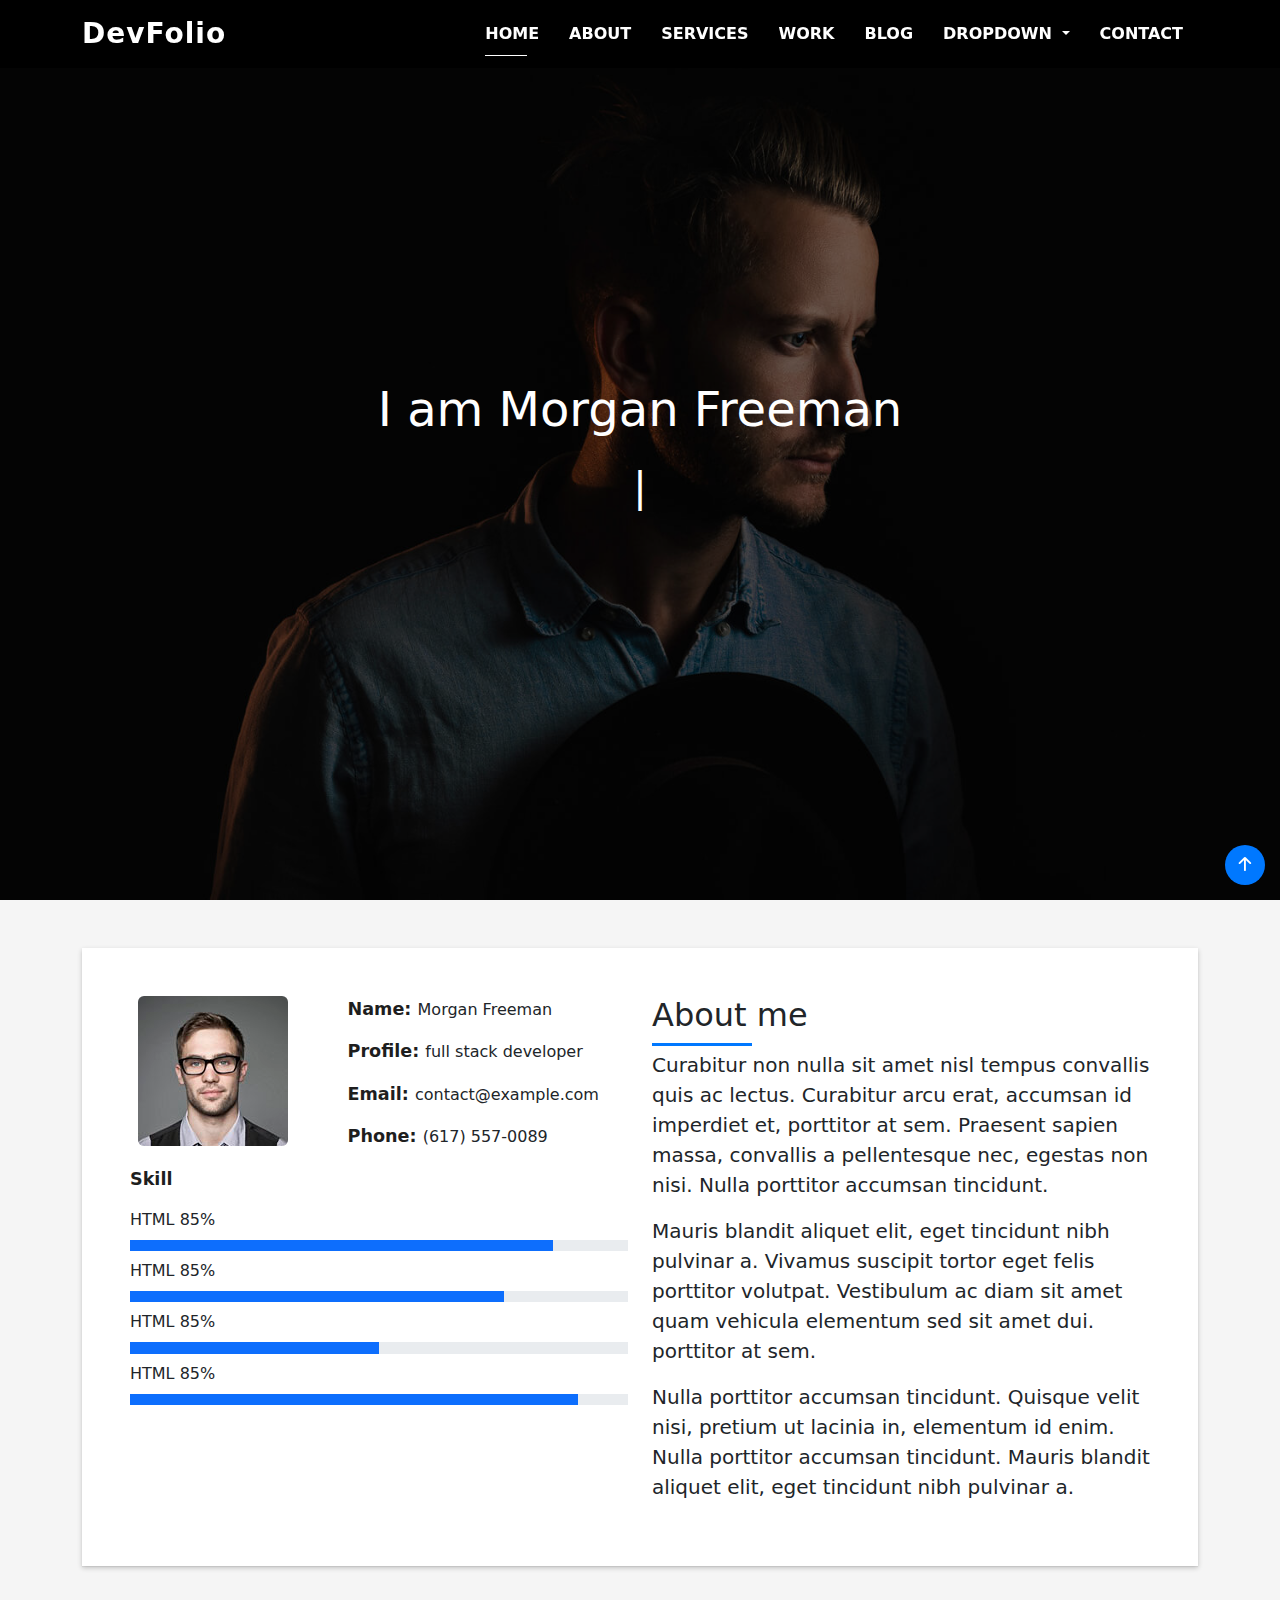
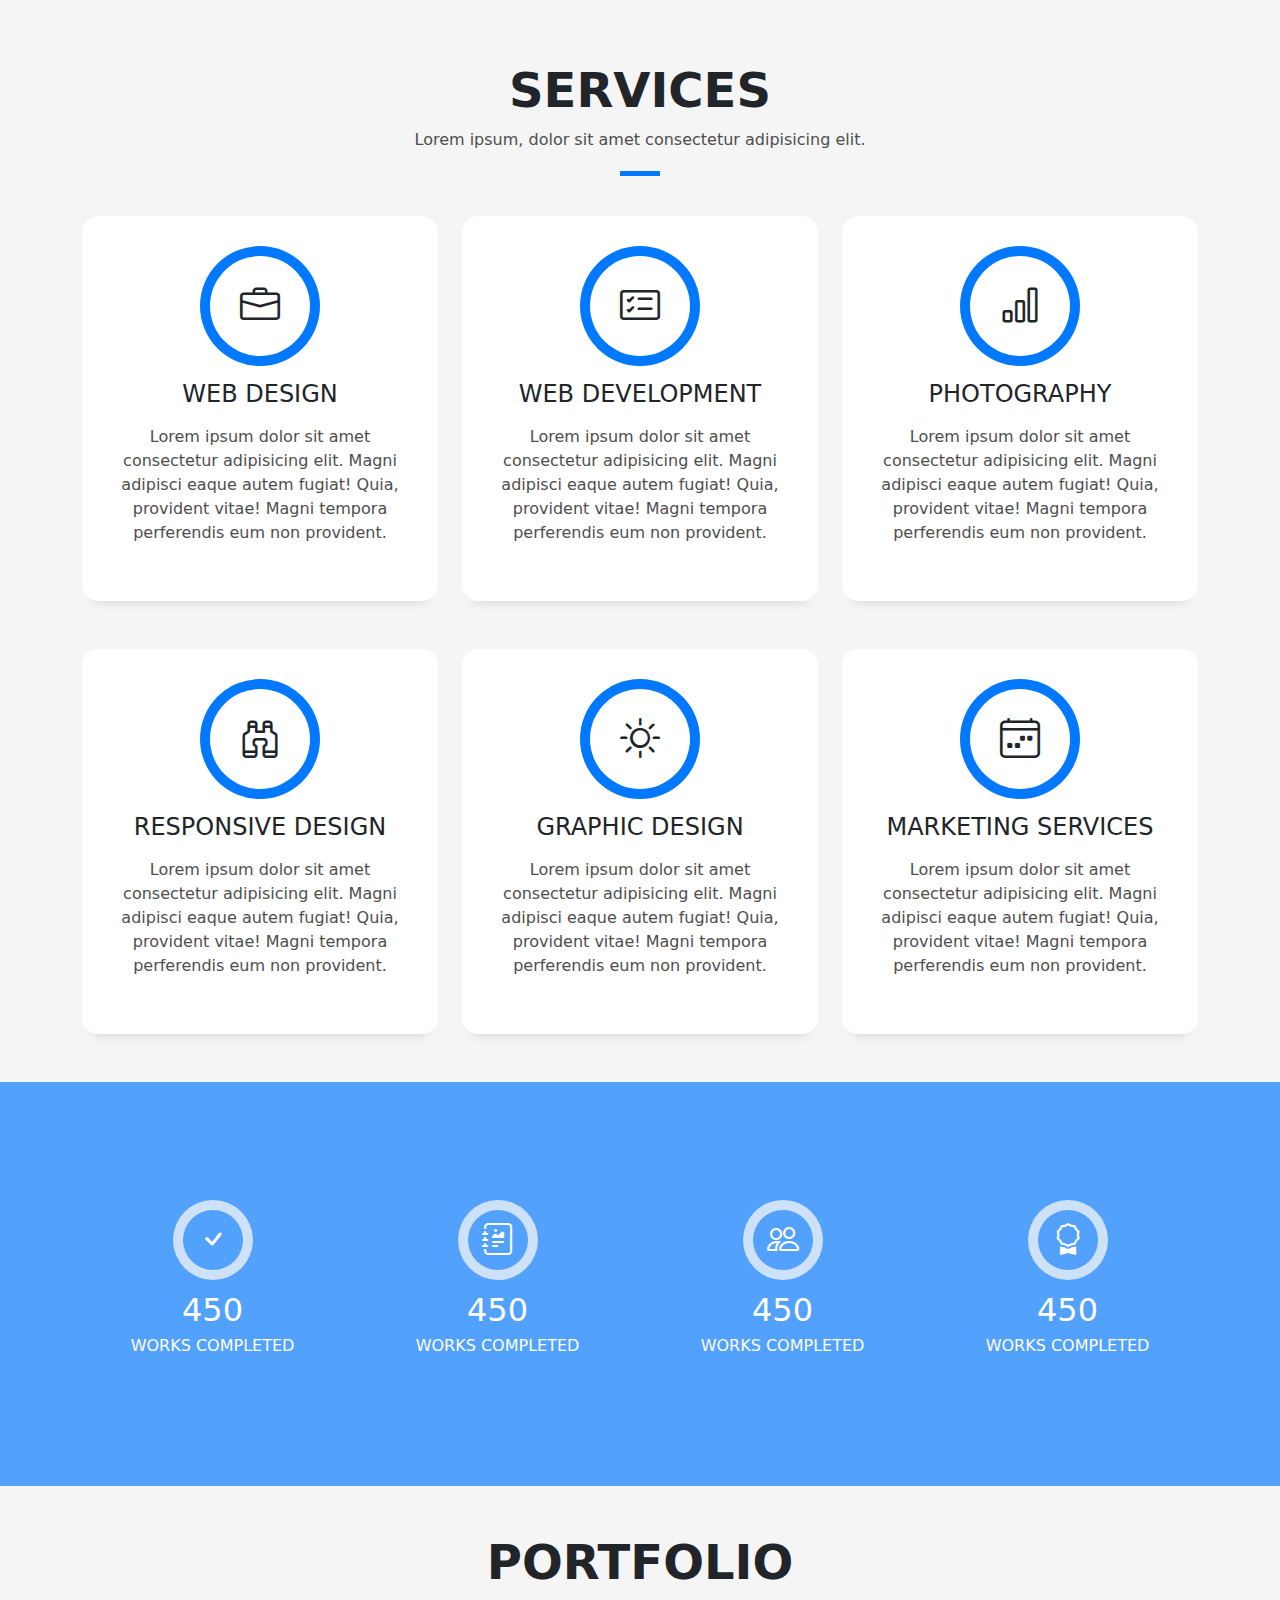
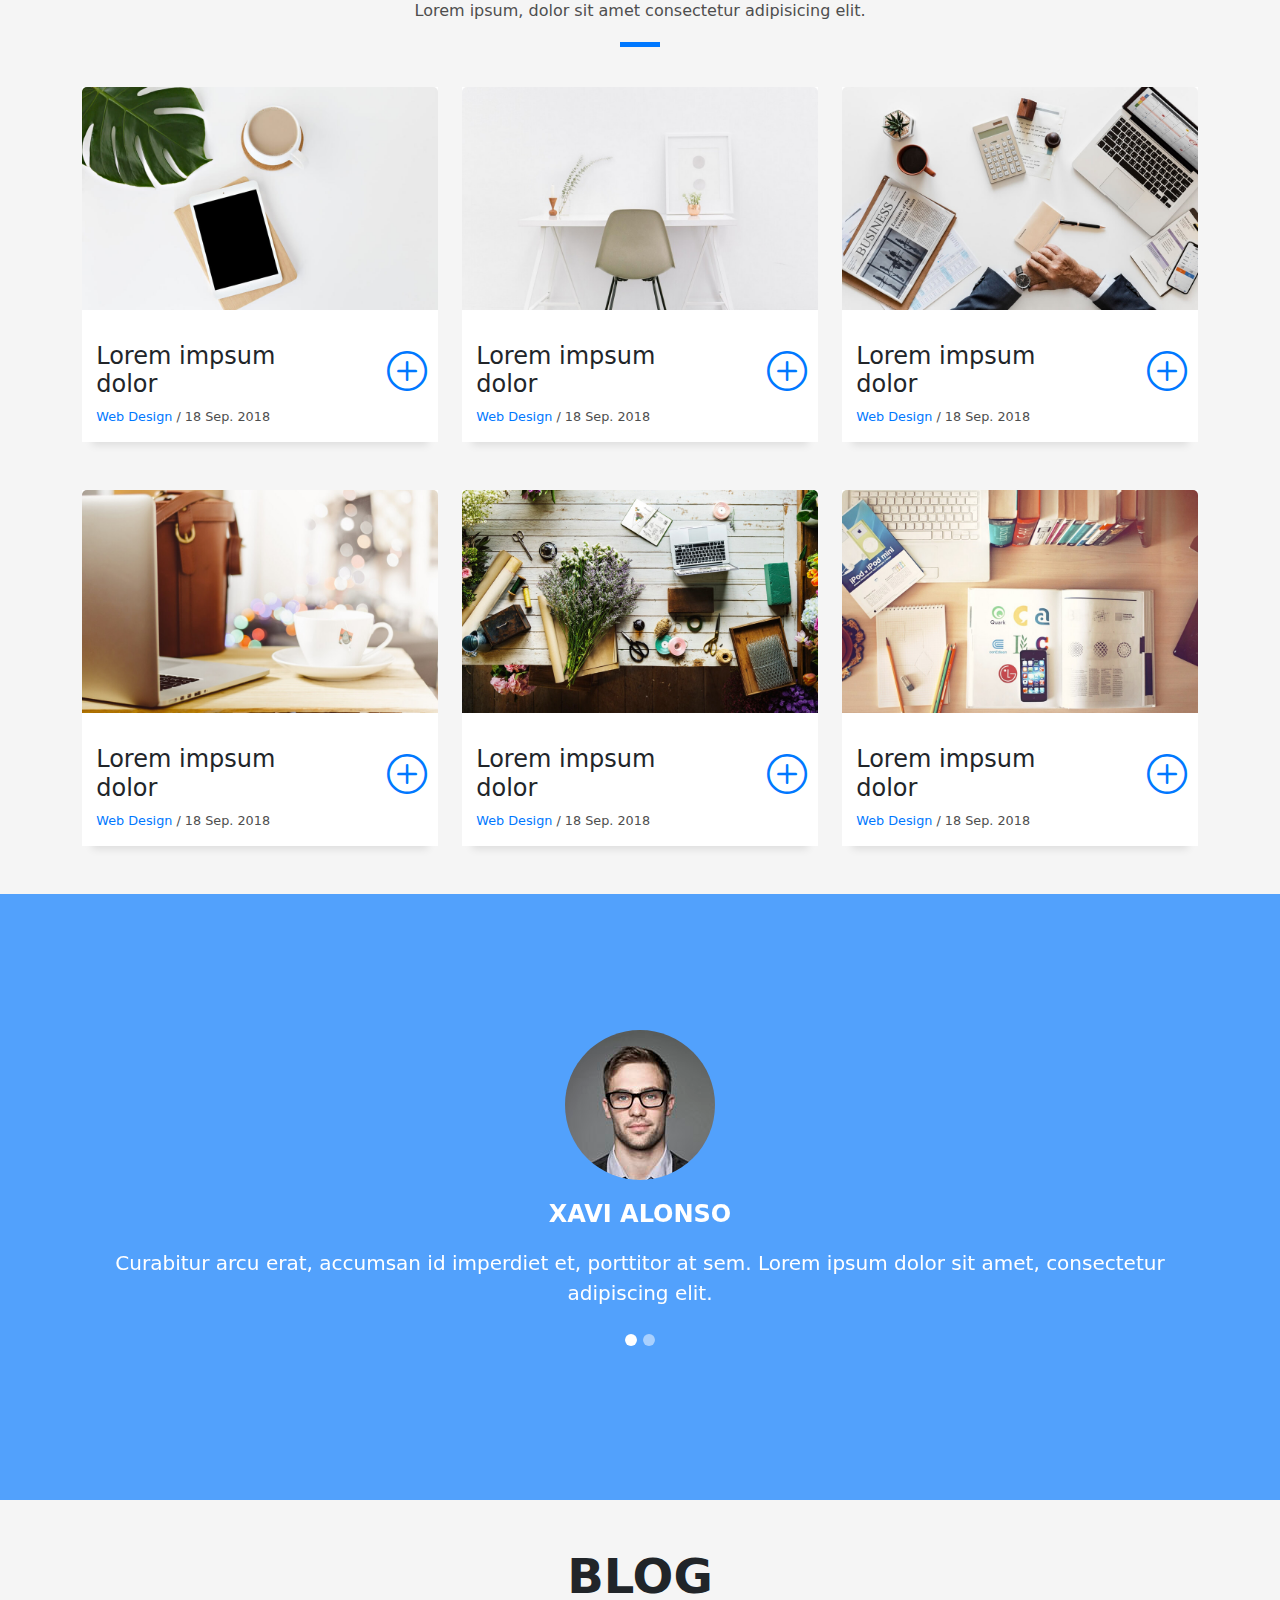
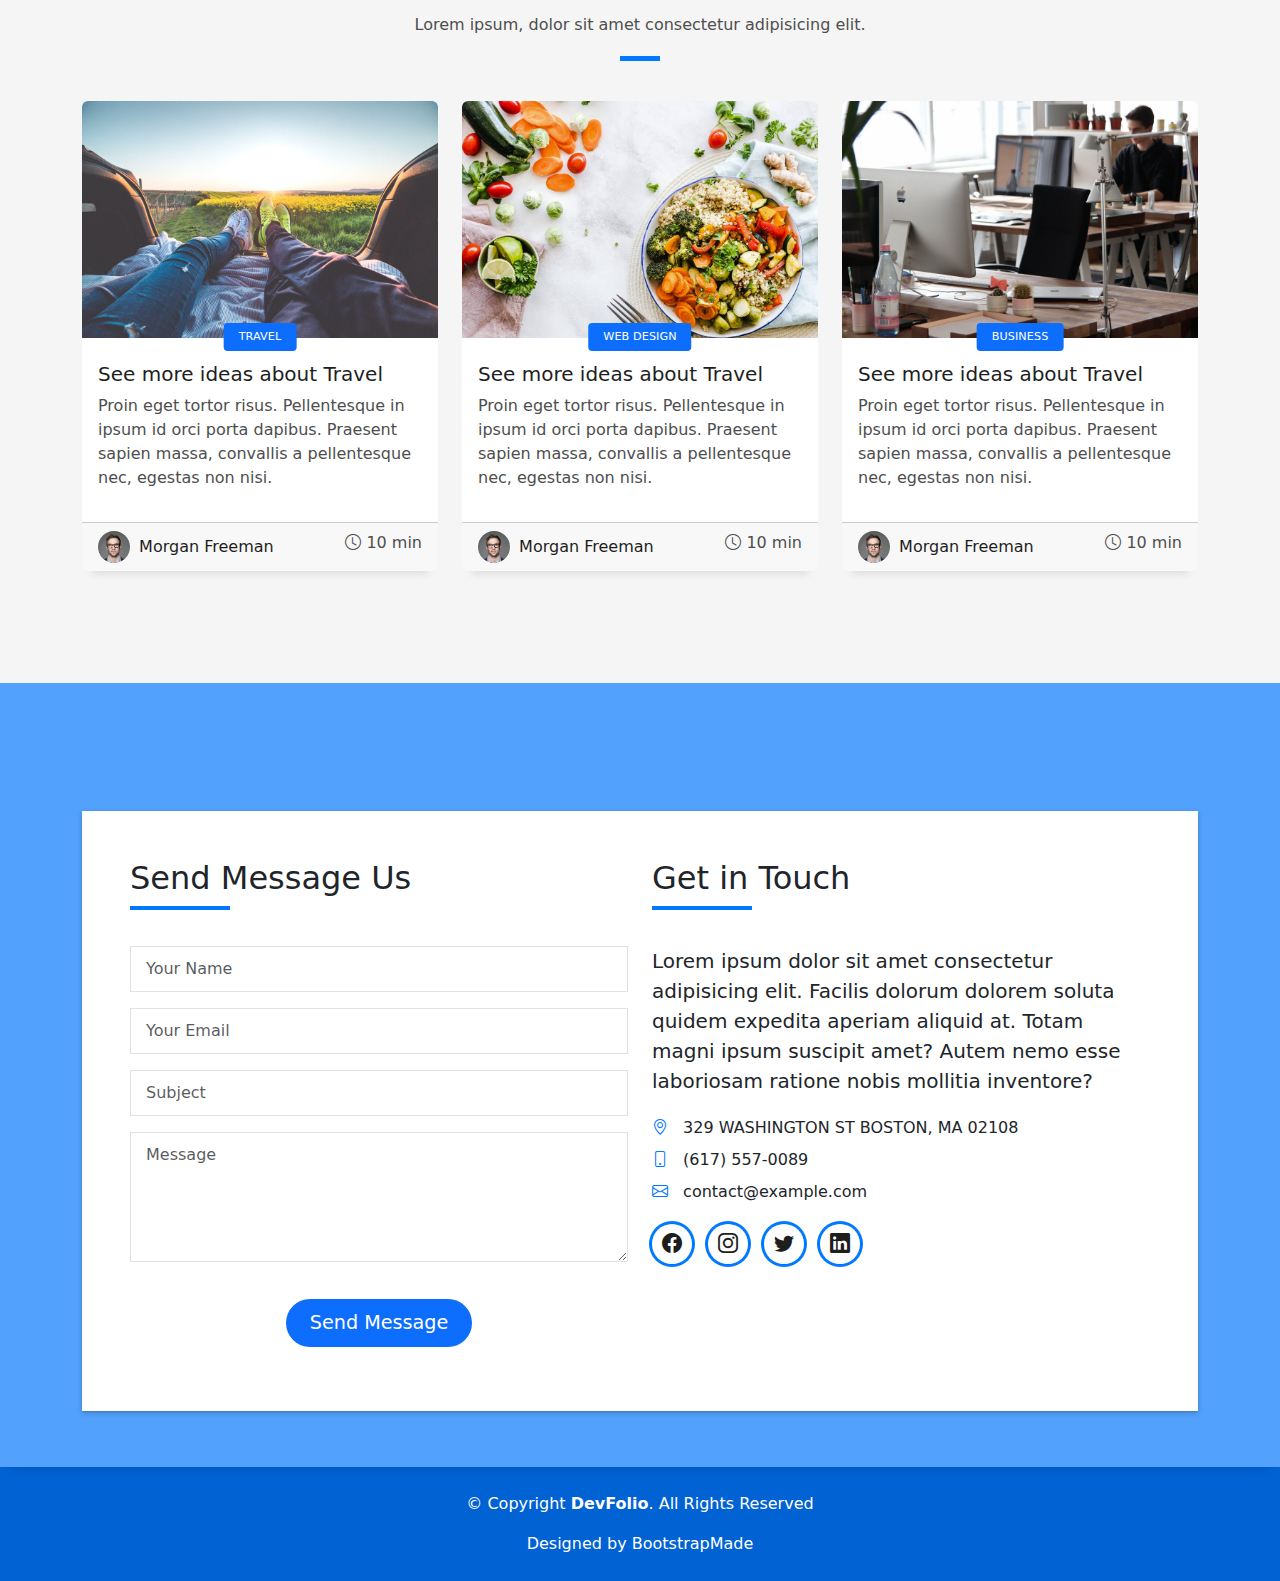
<file: Bootstrap/Devfolio_Bootstrap/index.html>
<!DOCTYPE html>
<html lang="en">
  <head>
    <meta charset="utf-8" />
    <!-- Responsive design for all devices -->
    <meta name="viewport" content="width=device-width, initial-scale=1" />
    <!-- Website favicon -->
    <link rel="icon" href="favicon.ico" type="image/x-icon">
    <title>DevFolio Bootstrap Portfolio Template - Index</title>
    <!-- Website description for search engines -->
    <meta name="description" content="DevFolio is a modern portfolio template built with Bootstrap. Showcase your work in style." />
    <!-- Keywords for SEO -->
    <meta name="keywords" content="portfolio, bootstrap, web design, web development, personal website" />

     <!-- CSS Files -->
    <link href="CSS/animation.css" rel="stylesheet" />
    <link href="CSS/all.min.css" rel="stylesheet" />
    <link href="CSS/bootstrap.min.css" rel="stylesheet" />
    <link href="font/bootstrap-icons.css" rel="stylesheet" />
    <link href="CSS/style.css" rel="stylesheet" />
    <link href="CSS/Media.css" rel="stylesheet" />
  </head>
  <body class="position-relative" data-bs-spy="scroll">
    <!--=========== Header =============-->
    <header id="header">
      <!--=========== Navbar =============-->
      <nav class="navbar navbar-expand-lg fixed-top z-3">
        <div class="container">
          <a class="navbar-brand fs-3 fw-semibold lh-2" href="#">DevFolio</a>
          <button
            class="navbar-toggler"
            type="button"
            data-bs-toggle="collapse"
            data-bs-target="#navbarSupportedContent"
            aria-controls="navbarSupportedContent"
            aria-expanded="false"
            aria-label="Toggle navigation"
          >
            <span class="navbar-toggler-icon"></span>
          </button>
          <div class="collapse navbar-collapse" id="navbarSupportedContent">
            <ul
              class="navbar-nav ms-auto mb-2 mb-lg-0 text-uppercase fw-semibold"
            >
              <li class="nav-item">
                <a class="nav-link active" aria-current="page" href="#">Home</a>
              </li>
              <li class="nav-item">
                <a class="nav-link" aria-current="page" href="#about">About</a>
              </li>
              <li class="nav-item">
                <a class="nav-link" aria-current="page" href="#services">Services</a>
              </li>
              <li class="nav-item">
                <a class="nav-link" aria-current="page" href="#portfolio">Work</a>
              </li>
              <li class="nav-item">
                <a class="nav-link" href="#blog">Blog</a>
              </li>
              <li class="nav-item dropdown">
                <a
                  class="nav-link dropdown-toggle"
                  href="#dropdown"
                  role="button"
                  data-bs-toggle="dropdown"
                  aria-expanded="false"
                >
                  Dropdown
                </a>
                <ul class="dropdown-menu ">
                  <li><a class="dropdown-item" href="#">Drop Down 1</a></li>
                  <li class="nav-item dropend ">
                    <a
                      class="nav-link dropdown-toggle  "
                      href="#"
                      role="button"
                      data-bs-toggle="dropdown"
                      aria-expanded="false"
                      >Deep Drop Down</a
                    >
                    <ul class="dropdown-menu">
                      <li>
                        <a class="dropdown-item" href="#">Deep Drop Down 1</a>
                      </li>
                      <li>
                        <a class="dropdown-item" href="#">Deep Drop Down 2</a>
                      </li>
                      <li>
                        <a class="dropdown-item" href="#">Deep Drop Down 3</a>
                      </li>
                      <li>
                        <a class="dropdown-item" href="#">Deep Drop Down 4</a>
                      </li>
                      <li>
                        <a class="dropdown-item" href="#">Deep Drop Down 5</a>
                      </li>
                    </ul>
                  </li>
                  <li><a class="dropdown-item" href="#">Drop Down 2</a></li>
                  <li><a class="dropdown-item" href="#">Drop Down 3</a></li>
                  <li><a class="dropdown-item" href="#">Drop Down 4</a></li>
                </ul>
              </li>
              <li class="nav-item">
                <a class="nav-link" aria-current="page" href="#contact">Contact</a>
              </li>
            </ul>
          </div>
        </div>
      </nav>
      <!--=========== Hero =============-->
      <div class="hero">
        <h1 class="mb-4 text-white">I am Morgan Freeman</h1>
        <h4 class="text-white"></h4>
      </div>
    </header>
    <!--=========== About Section =============-->
    <section id="about" class="pt-5">
      <div class="container">
        <div class="row">
          <div class="col-sm-12">
            <div class="box-shadow-full">
              <div class="row">
                <div class="col-md-6">
                  <div class="row">
                    <div class="col-md-5">
                      <div class="about-img">
                        <img
                          src="imgs/testimonial-2.jpg"
                          class="ms-2 rounded"
                          style="max-width: 100%;"
                        />
                      </div>
                    </div>
                    <div class="col-md-7">
                      <div class="about-info">
                        <p>
                          <span class="title-s">Name: </span>
                          <span>Morgan Freeman</span>
                        </p>
                        <p>
                          <span class="title-s">Profile: </span>
                          <span>full stack developer</span>
                        </p>
                        <p>
                          <span class="title-s">Email: </span>
                          <span>contact@example.com</span>
                        </p>
                        <p>
                          <span class="title-s">Phone: </span>
                          <span>(617) 557-0089</span>
                        </p>
                      </div>
                    </div>
                  </div>
                  <div class="skills">
                    <p class="title-s">Skill</p>
                    <span>HTML</span>
                    <span>85%</span>
                    <div
                      class="progress mt-2 mb-2"
                      role="progressbar"
                      aria-label="Basic example"
                      aria-valuenow="85"
                      aria-valuemin="0"
                      aria-valuemax="100"
                    >
                      <div class="progress-bar" style="width: 85%"></div>
                    </div>
                    <span>HTML</span>
                    <span>85%</span>
                    <div
                      class="progress mt-2 mb-2"
                      role="progressbar"
                      aria-label="Basic example"
                      aria-valuenow="75"
                      aria-valuemin="0"
                      aria-valuemax="100"
                    >
                      <div class="progress-bar" style="width: 75%"></div>
                    </div>
                    <span>HTML</span>
                    <span>85%</span>
                    <div
                      class="progress mt-2 mb-2"
                      role="progressbar"
                      aria-label="Basic example"
                      aria-valuenow="50"
                      aria-valuemin="0"
                      aria-valuemax="100"
                    >
                      <div class="progress-bar" style="width: 50%"></div>
                    </div>
                    <span>HTML</span>
                    <span>85%</span>
                    <div
                      class="progress mt-2 mb-2"
                      role="progressbar"
                      aria-label="Basic example"
                      aria-valuenow="90"
                      aria-valuemin="0"
                      aria-valuemax="100"
                    >
                      <div class="progress-bar" style="width: 90%"></div>
                    </div>
                  </div>
                </div>
                <div class="col-md-6">
                  <div class="about-me pt-4 pt-md-0">
                    <div class="title-box-2 mb-3">
                      <h5 class="title-left fs-2 position-relative">
                        About me
                      </h5>
                    </div>
                    <p class="lead">
                      Curabitur non nulla sit amet nisl tempus convallis quis ac
                      lectus. Curabitur arcu erat, accumsan id imperdiet et,
                      porttitor at sem. Praesent sapien massa, convallis a
                      pellentesque nec, egestas non nisi. Nulla porttitor
                      accumsan tincidunt.
                    </p>
                    <p class="lead">
                      Mauris blandit aliquet elit, eget tincidunt nibh pulvinar
                      a. Vivamus suscipit tortor eget felis porttitor volutpat.
                      Vestibulum ac diam sit amet quam vehicula elementum sed
                      sit amet dui. porttitor at sem.
                    </p>
                    <p class="lead">
                      Nulla porttitor accumsan tincidunt. Quisque velit nisi,
                      pretium ut lacinia in, elementum id enim. Nulla porttitor
                      accumsan tincidunt. Mauris blandit aliquet elit, eget
                      tincidunt nibh pulvinar a.
                    </p>
                  </div>
                </div>
              </div>
            </div>
          </div>
        </div>
      </div>
    </section>
    <!--===========Services Section=============-->
    <section id="services" class="pt-5">
      <div class="container">
        <div class="row">
          <div class="col-sm-12">
            <div class="title-box text-center">
              <h3 class="title-services fw-bold text-uppercase">Services</h3>
              <p class="subtitle-services">
                Lorem ipsum, dolor sit amet consectetur adipisicing elit.
              </p>
            </div>
          </div>
        </div>
        <div class="row">
          <div class="col-md-4">
            <div class="service-box bg-white text-center">
              <div class="service-icon mb-3">
                <span class="ico-circle">
                  <i class="bi bi-briefcase"></i>
                </span>
              </div>
              <div class="service-content">
                <h4 class="s-title text-uppercase pt-2 pb-2">Web Design</h4>
                <p class="s-description">
                  Lorem ipsum dolor sit amet consectetur adipisicing elit. Magni
                  adipisci eaque autem fugiat! Quia, provident vitae! Magni
                  tempora perferendis eum non provident.
                </p>
              </div>
            </div>
          </div>
          <div class="col-md-4">
            <div class="service-box bg-white text-center">
              <div class="service-icon mb-3">
                <span class="ico-circle">
                  <i class="bi bi-card-checklist"></i>
                </span>
              </div>
              <div class="service-content">
                <h4 class="s-title text-uppercase pt-2 pb-2">
                  Web Development
                </h4>
                <p class="s-description">
                  Lorem ipsum dolor sit amet consectetur adipisicing elit. Magni
                  adipisci eaque autem fugiat! Quia, provident vitae! Magni
                  tempora perferendis eum non provident.
                </p>
              </div>
            </div>
          </div>
          <div class="col-md-4">
            <div class="service-box bg-white text-center">
              <div class="service-icon mb-3">
                <span class="ico-circle">
                  <i class="bi bi-bar-chart"></i>
                </span>
              </div>
              <div class="service-content">
                <h4 class="s-title text-uppercase pt-2 pb-2">Photography</h4>
                <p class="s-description">
                  Lorem ipsum dolor sit amet consectetur adipisicing elit. Magni
                  adipisci eaque autem fugiat! Quia, provident vitae! Magni
                  tempora perferendis eum non provident.
                </p>
              </div>
            </div>
          </div>
          <div class="col-md-4">
            <div class="service-box bg-white text-center">
              <div class="service-icon mb-3">
                <span class="ico-circle">
                  <i class="bi bi-binoculars"></i>
                </span>
              </div>
              <div class="service-content">
                <h4 class="s-title text-uppercase pt-2 pb-2">
                  Responsive Design
                </h4>
                <p class="s-description">
                  Lorem ipsum dolor sit amet consectetur adipisicing elit. Magni
                  adipisci eaque autem fugiat! Quia, provident vitae! Magni
                  tempora perferendis eum non provident.
                </p>
              </div>
            </div>
          </div>
          <div class="col-md-4">
            <div class="service-box bg-white text-center">
              <div class="service-icon mb-3">
                <span class="ico-circle">
                  <i class="bi bi-brightness-high"></i>
                </span>
              </div>
              <div class="service-content">
                <h4 class="s-title text-uppercase pt-2 pb-2">Graphic Design</h4>
                <p class="s-description">
                  Lorem ipsum dolor sit amet consectetur adipisicing elit. Magni
                  adipisci eaque autem fugiat! Quia, provident vitae! Magni
                  tempora perferendis eum non provident.
                </p>
              </div>
            </div>
          </div>
          <div class="col-md-4">
            <div class="service-box bg-white text-center">
              <div class="service-icon mb-3">
                <span class="ico-circle">
                  <i class="bi bi-calendar4-week"></i>
                </span>
              </div>
              <div class="service-content">
                <h4 class="s-title text-uppercase pt-2 pb-2">
                  Marketing Services
                </h4>
                <p class="s-description">
                  Lorem ipsum dolor sit amet consectetur adipisicing elit. Magni
                  adipisci eaque autem fugiat! Quia, provident vitae! Magni
                  tempora perferendis eum non provident.
                </p>
              </div>
            </div>
          </div>
        </div>
      </div>
    </section>
    <!--===========Counter Section=============-->
    <section id="counter" class="section-counter">
      <div class="container">
        <div class="row">
          <div class="col-sm-3 col-lg-3 z-2 pt-4 pt-md-0">
            <div class="counter-box text-center">
              <div class="counter-icon mb-3">
                <span class="ico-circle-counter">
                  <i class="bi bi-check fs-2"></i>
                </span>
              </div>
              <div class="counter-num">
                <p class="fs-2 mb-0">450</p>
                <span>WORKS COMPLETED</span>
              </div>
            </div>
          </div>
          <div class="col-sm-3 col-lg-3 z-2 pt-4 pt-md-0">
            <div class="counter-box text-center">
              <div class="counter-icon mb-3">
                <span class="ico-circle-counter">
                  <i class="bi bi-journal-richtext fs-2"></i>
                </span>
              </div>
              <div class="counter-num">
                <p class="fs-2 mb-0">450</p>
                <span>WORKS COMPLETED</span>
              </div>
            </div>
          </div>
          <div class="col-sm-3 col-lg-3 z-2 pt-4 pt-md-0">
            <div class="counter-box text-center">
              <div class="counter-icon mb-3">
                <span class="ico-circle-counter">
                  <i class="bi bi-people fs-2"></i>
                </span>
              </div>
              <div class="counter-num">
                <p class="fs-2 mb-0">450</p>
                <span>WORKS COMPLETED</span>
              </div>
            </div>
          </div>
          <div class="col-sm-3 col-lg-3 z-2 pt-4 pt-md-0">
            <div class="counter-box text-center">
              <div class="counter-icon mb-3">
                <span class="ico-circle-counter">
                  <i class="bi bi-award fs-2"></i>
                </span>
              </div>
              <div class="counter-num">
                <p class="fs-2 mb-0">450</p>
                <span>WORKS COMPLETED</span>
              </div>
            </div>
          </div>
        </div>
      </div>
    </section>
    <!--===========Portfolio Section=============-->
    <section id="portfolio" class="pt-5">
      <div class="container">
        <div class="row">
          <div class="col-sm-12">
            <div class="title-box text-center">
              <h3 class="title-services fw-bold text-uppercase">Portfolio</h3>
              <p class="subtitle-services">
                Lorem ipsum, dolor sit amet consectetur adipisicing elit.
              </p>
            </div>
          </div>
        </div>
        <div class="row">
          <div class="col-md-4">
            <div class="card mb-5">
              <a href="imgs/work-1.jpg" data-gallary="portfolioGallery">
                <img src="imgs/work-1.jpg" class="card-img-top" alt="work-1" />
              </a>
              <div class="work-content">
                <div class="row">
                  <div class="col-sm-8">
                    <h2 class="work-title fs-4">Lorem impsum dolor</h2>
                    <div class="w-more">
                      <span class="w-category">Web Design</span> /
                      <span class="w-date">18 Sep. 2018</span>
                    </div>
                  </div>
                  <div class="col-sm-4">
                    <div class="w-like fs-1 float-end">
                      <a href="#"><i class="bi bi-plus-circle"></i></a>
                    </div>
                  </div>
                </div>
              </div>
            </div>
          </div>
          <div class="col-md-4">
            <div class="card mb-5">
              <a href="imgs/work-2.jpg" data-gallary="portfolioGallery">
                <img src="imgs/work-2.jpg" class="card-img-top" alt="work-2" />
              </a>
              <div class="work-content">
                <div class="row">
                  <div class="col-sm-8">
                    <h2 class="work-title fs-4">Lorem impsum dolor</h2>
                    <div class="w-more">
                      <span class="w-category">Web Design</span> /
                      <span class="w-date">18 Sep. 2018</span>
                    </div>
                  </div>
                  <div class="col-sm-4">
                    <div class="w-like fs-1 float-end">
                      <a href="#"><i class="bi bi-plus-circle"></i></a>
                    </div>
                  </div>
                </div>
              </div>
            </div>
          </div>
          <div class="col-md-4">
            <div class="card mb-5">
              <a href="imgs/work-3.jpg" data-gallary="portfolioGallery">
                <img src="imgs/work-3.jpg" class="card-img-top" alt="work-3" />
              </a>
              <div class="work-content">
                <div class="row">
                  <div class="col-sm-8">
                    <h2 class="work-title fs-4">Lorem impsum dolor</h2>
                    <div class="w-more">
                      <span class="w-category">Web Design</span> /
                      <span class="w-date">18 Sep. 2018</span>
                    </div>
                  </div>
                  <div class="col-sm-4">
                    <div class="w-like fs-1 float-end">
                      <a href="#"><i class="bi bi-plus-circle"></i></a>
                    </div>
                  </div>
                </div>
              </div>
            </div>
          </div>
          <div class="col-md-4">
            <div class="card mb-5">
              <a href="imgs/work-4.jpg" data-gallary="portfolioGallery">
                <img src="imgs/work-4.jpg" class="card-img-top" alt="work-4" />
              </a>
              <div class="work-content">
                <div class="row">
                  <div class="col-sm-8">
                    <h2 class="work-title fs-4">Lorem impsum dolor</h2>
                    <div class="w-more">
                      <span class="w-category">Web Design</span> /
                      <span class="w-date">18 Sep. 2018</span>
                    </div>
                  </div>
                  <div class="col-sm-4">
                    <div class="w-like fs-1 float-end">
                      <a href="#"><i class="bi bi-plus-circle"></i></a>
                    </div>
                  </div>
                </div>
              </div>
            </div>
          </div>
          <div class="col-md-4">
            <div class="card mb-5">
              <a href="imgs/work-5.jpg" data-gallary="portfolioGallery">
                <img src="imgs/work-5.jpg" class="card-img-top" alt="work-5" />
              </a>
              <div class="work-content">
                <div class="row">
                  <div class="col-sm-8">
                    <h2 class="work-title fs-4">Lorem impsum dolor</h2>
                    <div class="w-more">
                      <span class="w-category">Web Design</span> /
                      <span class="w-date">18 Sep. 2018</span>
                    </div>
                  </div>
                  <div class="col-sm-4">
                    <div class="w-like fs-1 float-end">
                      <a href="#"><i class="bi bi-plus-circle"></i></a>
                    </div>
                  </div>
                </div>
              </div>
            </div>
          </div>
          <div class="col-md-4">
            <div class="card mb-5">
              <a href="imgs/work-6.jpg" data-gallary="portfolioGallery">
                <img src="imgs/work-6.jpg" class="card-img-top" alt="work-6" />
              </a>
              <div class="work-content">
                <div class="row">
                  <div class="col-sm-8">
                    <h2 class="work-title fs-4">Lorem impsum dolor</h2>
                    <div class="w-more">
                      <span class="w-category">Web Design</span> /
                      <span class="w-date">18 Sep. 2018</span>
                    </div>
                  </div>
                  <div class="col-sm-4">
                    <div class="w-like fs-1 float-end">
                        <a href="#"><i class="bi bi-plus-circle"></i></a>
                    </div>
                  </div>
                </div>
              </div>
            </div>
          </div>
        </div>
      </div>
    </section>
    <!--===========Testimonials Section=============-->
    <section id="testimonial" class="section-testimonial">
      <div class="container">
        <div class="row">
          <div class="col-sm-12">
            <div
              id="carouselExampleAutoplaying"
              class="carousel slide"
              data-bs-ride="carousel"
            >
              <div class="carousel-inner text-center">
                <div class="carousel-item active">
                  <div class="testimonial-box z-3">
                    <img
                      src="imgs/testimonial-2.jpg"
                      class="testimonial-img1 rounded-circle mt-md-2"
                    />
                    <div class="testimonial-content">
                      <span
                        class="author text-uppercase fw-semibold d-block fs-4 mt-3 mb-3"
                        >Xavi Alonso</span
                      >
                      <p class="fs-5 fw-light">
                        Curabitur arcu erat, accumsan id imperdiet et, porttitor
                        at sem. Lorem ipsum dolor sit amet, consectetur
                        adipiscing elit.
                      </p>
                    </div>
                  </div>
                </div>
                <div class="carousel-item">
                  <div class="testimonial-box z-3">
                    <img
                      src="imgs/testimonial-4.jpeg"
                      class="col-1 rounded-circle img2"
                      style="width: 102px;"
                    />
                    <div class="testimonial-content">
                      <span
                        class="author text-uppercase fw-semibold d-block fs-4 mt-3 mb-3"
                        >Marta Socrate</span
                      >
                      <p class="fs-5 fw-light">
                        Curabitur arcu erat, accumsan id imperdiet et, porttitor
                        at sem. Lorem ipsum dolor sit amet, consectetur
                        adipiscing elit.
                      </p>
                    </div>
                  </div>
                </div>
              </div>
              <div class="carousel-indicators position-static">
                <button
                  type="button"
                  data-bs-target="#carouselExampleAutoplaying"
                  data-bs-slide-to="0"
                  class="active"
                  aria-current="true"
                  aria-label="Slide 1"
                ></button>
                <button
                  type="button"
                  data-bs-target="#carouselExampleAutoplaying"
                  data-bs-slide-to="1"
                  aria-label="Slide 2"
                ></button>
              </div>
            </div>
          </div>
        </div>
      </div>
    </section>
    <!--===========Blog Section=============-->
    <section id="blog" class="pt-5">
      <div class="container">
        <div class="row">
          <div class="col-sm-12">
            <div class="title-box text-center">
              <h3 class="title-services fw-bold text-uppercase">Blog</h3>
              <p class="subtitle-services">
                Lorem ipsum, dolor sit amet consectetur adipisicing elit.
              </p>
            </div>
          </div>
        </div>
        <div class="row">
          <div class="col-md-4">
            <div class="card rounded-2 overflow-hidden mb-5">
              <div class="card-img">
                <a href="#" data-gallary="portfolioGallery">
                  <img
                    src="imgs/post-1.jpg"
                    class="card-img-top"
                    alt="post-1"
                  />
                </a>
              </div>
              <div class="card-body position-relative">
                <div
                  class="card-category-box position-absolute bg-primary rounded-1"
                >
                  <h6 class="category text-uppercase mb-0">Travel</h6>
                </div>
                <h3 class="card-title mt-2 fs-5">
                  <a href="#">See more ideas about Travel</a>
                </h3>
                <p class="card-description">
                  Proin eget tortor risus. Pellentesque in ipsum id orci porta
                  dapibus. Praesent sapien massa, convallis a pellentesque nec,
                  egestas non nisi.
                </p>
              </div>
              <div class="card-footer">
                <div class="row">
                  <div class="col-md-12 col-lg-8">
                    <a href="#">
                      <img
                        src="imgs/testimonial-2.jpg"
                        class="avatar rounded-circle me-1"
                      />
                      <span>Morgan Freeman</span>
                    </a>
                  </div>
                  <div class="col-md-12 col-lg-4">
                    <div class="post-date float-end">
                      <span class="bi bi-clock"> 10 min</span>
                    </div>
                  </div>
                </div>
              </div>
            </div>
          </div>
          <div class="col-md-4">
            <div class="card rounded-2 overflow-hidden mb-5">
              <div class="card-img">
                <a href="#" data-gallary="portfolioGallery">
                  <img
                    src="imgs/post-2.jpg"
                    class="card-img-top"
                    alt="post-2"
                  />
                </a>
              </div>
              <div class="card-body position-relative">
                <div
                  class="card-category-box position-absolute bg-primary rounded-1"
                >
                  <h6 class="category text-uppercase mb-0">Web Design</h6>
                </div>
                <h3 class="card-title mt-2 fs-5">
                  <a href="#">See more ideas about Travel</a>
                </h3>
                <p class="card-description">
                  Proin eget tortor risus. Pellentesque in ipsum id orci porta
                  dapibus. Praesent sapien massa, convallis a pellentesque nec,
                  egestas non nisi.
                </p>
              </div>
              <div class="card-footer">
                <div class="row">
                  <div class="col-md-12 col-lg-8">
                    <a href="#">
                      <img
                        src="imgs/testimonial-2.jpg"
                        class="avatar rounded-circle me-1"
                      />
                      <span>Morgan Freeman</span>
                    </a>
                  </div>
                  <div class="col-md-12 col-lg-4">
                    <div class="post-date float-end">
                      <span class="bi bi-clock"> 10 min</span>
                    </div>
                  </div>
                </div>
              </div>
            </div>
          </div>
          <div class="col-md-4">
            <div class="card rounded-2 overflow-hidden mb-5">
              <div class="card-img">
                <a href="#" data-gallary="portfolioGallery">
                  <img
                    src="imgs/post-3.jpg"
                    class="card-img-top"
                    alt="post-3"
                  />
                </a>
              </div>
              <div class="card-body position-relative">
                <div
                  class="card-category-box position-absolute bg-primary rounded-1"
                >
                  <h6 class="category text-uppercase mb-0">Business</h6>
                </div>
                <h3 class="card-title mt-2 fs-5">
                  <a href="#">See more ideas about Travel</a>
                </h3>
                <p class="card-description">
                  Proin eget tortor risus. Pellentesque in ipsum id orci porta
                  dapibus. Praesent sapien massa, convallis a pellentesque nec,
                  egestas non nisi.
                </p>
              </div>
              <div class="card-footer">
                <div class="row">
                  <div class="col-md-12 col-lg-8">
                    <a href="#">
                      <img
                        src="imgs/testimonial-2.jpg"
                        class="avatar rounded-circle me-1"
                      />
                      <span>Morgan Freeman</span>
                    </a>
                  </div>
                  <div class="col-md-12 col-lg-4">
                    <div class="post-date float-end">
                      <span class="bi bi-clock"> 10 min</span>
                    </div>
                  </div>
                </div>
              </div>
            </div>
          </div>
        </div>
      </div>
    </section>
    <!--===========Contact Section=============-->
    <section id="contact" class="section-contact">
      <div class="container">
        <div class="row z-3">
          <div class="col-sm-12">
            <div class="contact">
              <div class="box-shadow-full">
                <div class="row">
                  <div class="col-md-6">
                    <h5 class="contact-title fs-2 position-relative mb-5">
                      Send Message Us
                    </h5>
                    <form class="was-validated">
                      <div class="mb-3">
                        <input
                          type="text"
                          class="form-control"
                          placeholder="Your Name"
                          id="name"
                          required
                        />
                      </div>
                      <div class="mb-3">
                        <input
                          type="email"
                          class="form-control"
                          id="email"
                          placeholder="Your Email"
                          required
                        />
                      </div>
                      <div class="mb-3">
                        <input
                          type="text"
                          class="form-control"
                          placeholder="Subject"
                          id="subject"
                          required
                        />
                      </div>
                      <div class="mb-3">
                        <textarea
                          class="form-control"
                          id="validationTextarea"
                          placeholder="Message"
                          required
                        ></textarea>
                      </div>
                      <div class="mb-3 text-center">
                        <button class="btn btn-primary" type="submit">
                          Send Message
                        </button>
                      </div>
                    </form>
                  </div>
                  <div class="col-md-6">
                    <h5 class="contact-title fs-2 position-relative mb-5">
                      Get in Touch
                    </h5>
                    <div class="more-info">
                      <p class="fs-5 fw-light">
                        Lorem ipsum dolor sit amet consectetur adipisicing elit.
                        Facilis dolorum dolorem soluta quidem expedita aperiam
                        aliquid at. Totam magni ipsum suscipit amet? Autem nemo
                        esse laboriosam ratione nobis mollitia inventore?
                      </p>
                      <ul class="list-ico">
                        <li>
                          <span class="bi bi-geo-alt"> </span> 329 WASHINGTON ST
                          BOSTON, MA 02108
                        </li>
                        <li>
                          <span class="bi bi-phone"> </span> (617) 557-0089
                        </li>
                        <li>
                          <span class="bi bi-envelope"> </span>
                          contact@example.com
                        </li>
                      </ul>
                    </div>
                    <div class="socials">
                      <ul class="d-inline-flex">
                        <li class="me-3">
                          <a href="#">
                            <span class="ico-circle">
                              <i class="bi bi-facebook fs-5"></i>
                            </span>
                          </a>
                        </li>
                        <li class="me-3">
                          <a href="#">
                            <span class="ico-circle">
                              <i class="bi bi-instagram fs-5"></i>
                            </span>
                          </a>
                        </li>
                        <li class="me-3">
                          <a href="#">
                            <span class="ico-circle">
                              <i class="bi bi-twitter fs-5"></i>
                            </span>
                          </a>
                        </li>
                        <li class="me-3">
                          <a href="#">
                            <span class="ico-circle">
                              <i class="bi bi-linkedin fs-5"></i>
                            </span>
                          </a>
                        </li>
                      </ul>
                    </div>
                  </div>
                </div>
              </div>
            </div>
          </div>
        </div>
      </div>
    </section>
    <!--===========Footer Section=============-->
    <footer id="footer">
      <div class="container">
        <div class="row">
          <div class="col-sm-12">
            <div class="copyright-box">
              <p class="copyright">
                © Copyright <strong>DevFolio</strong>. All Rights Reserved
              </p>
              <div class="credits">
                Designed by
                <a href="#">BootstrapMade</a>
              </div>
            </div>
          </div>
        </div>
      </div>
    </footer>
    <a href="#" class="back-to-top d-flex justify-content-center align-items-center position-fixed z-3">
      <i class="bi bi-arrow-up-short fs-3 "></i>
    </a>
    <script src="JS/bootstrap.bundle.min.js"></script>
  </body>
</html>
</file>
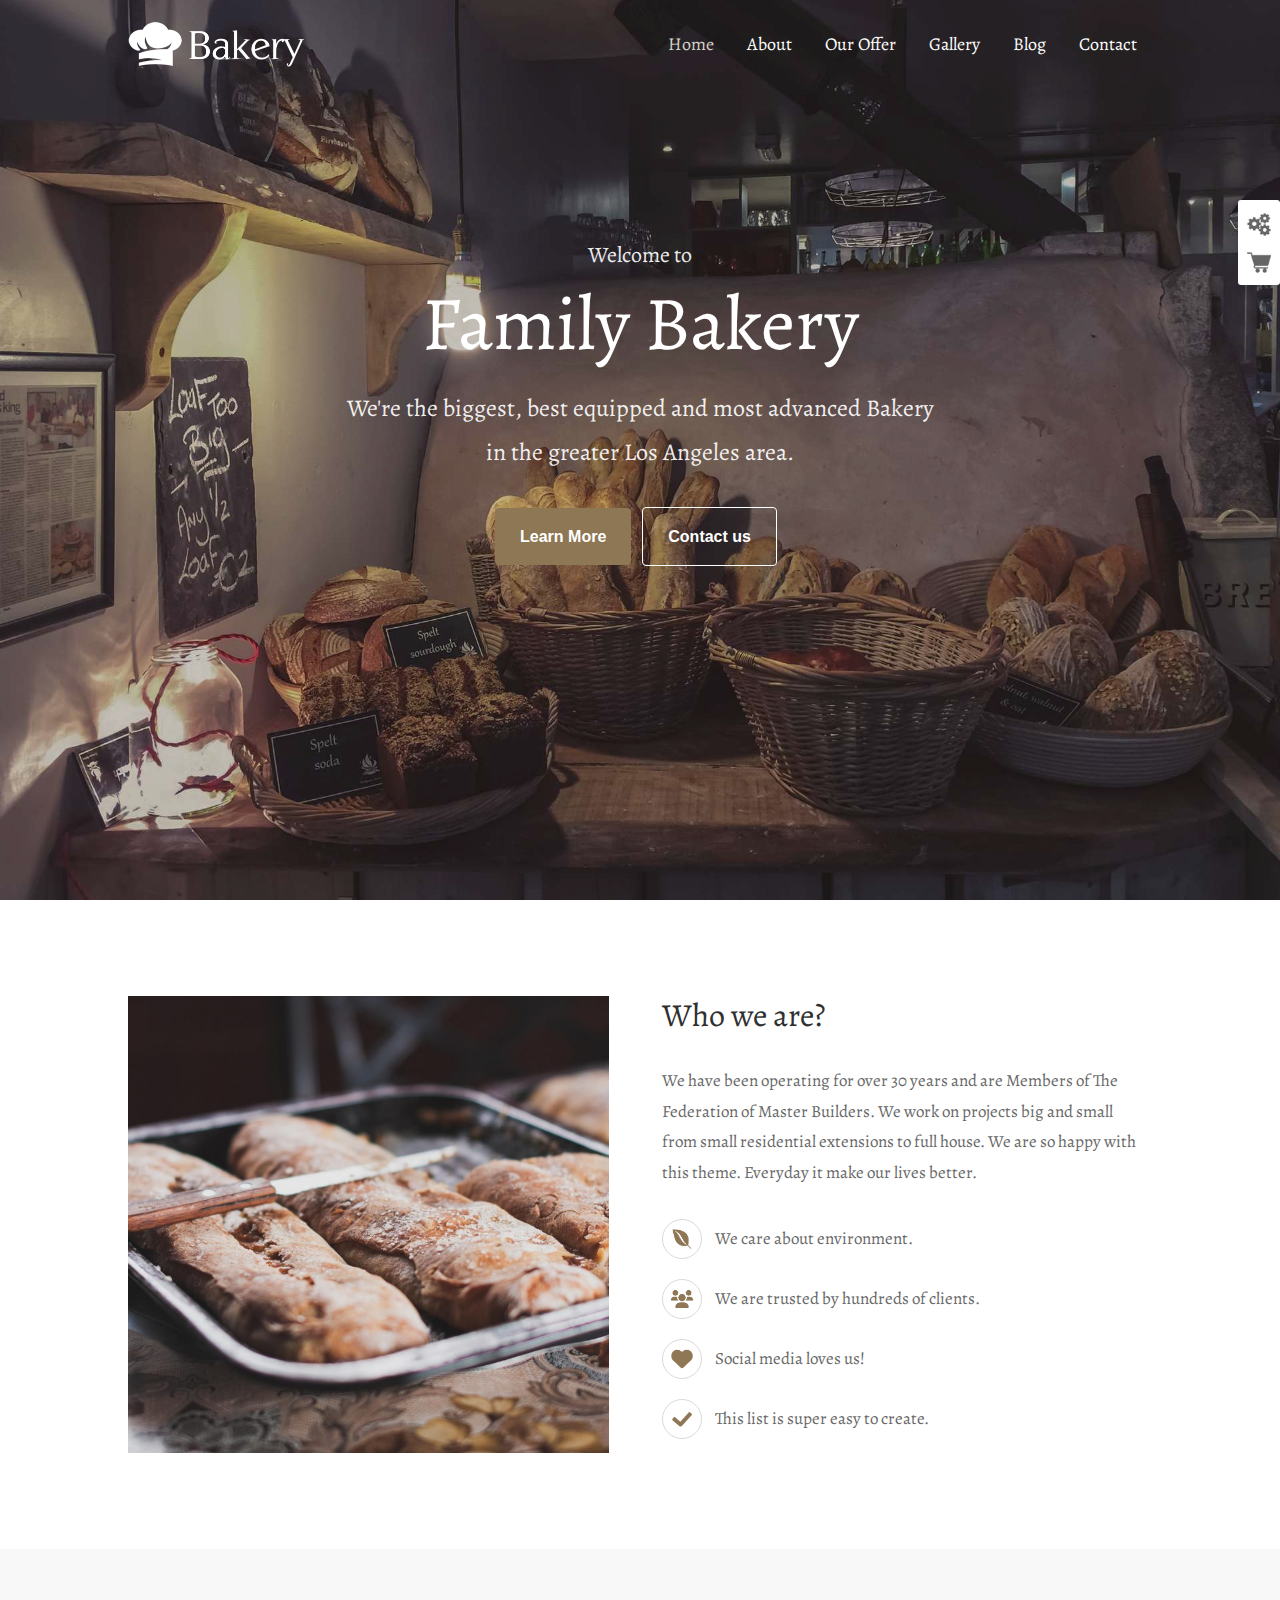
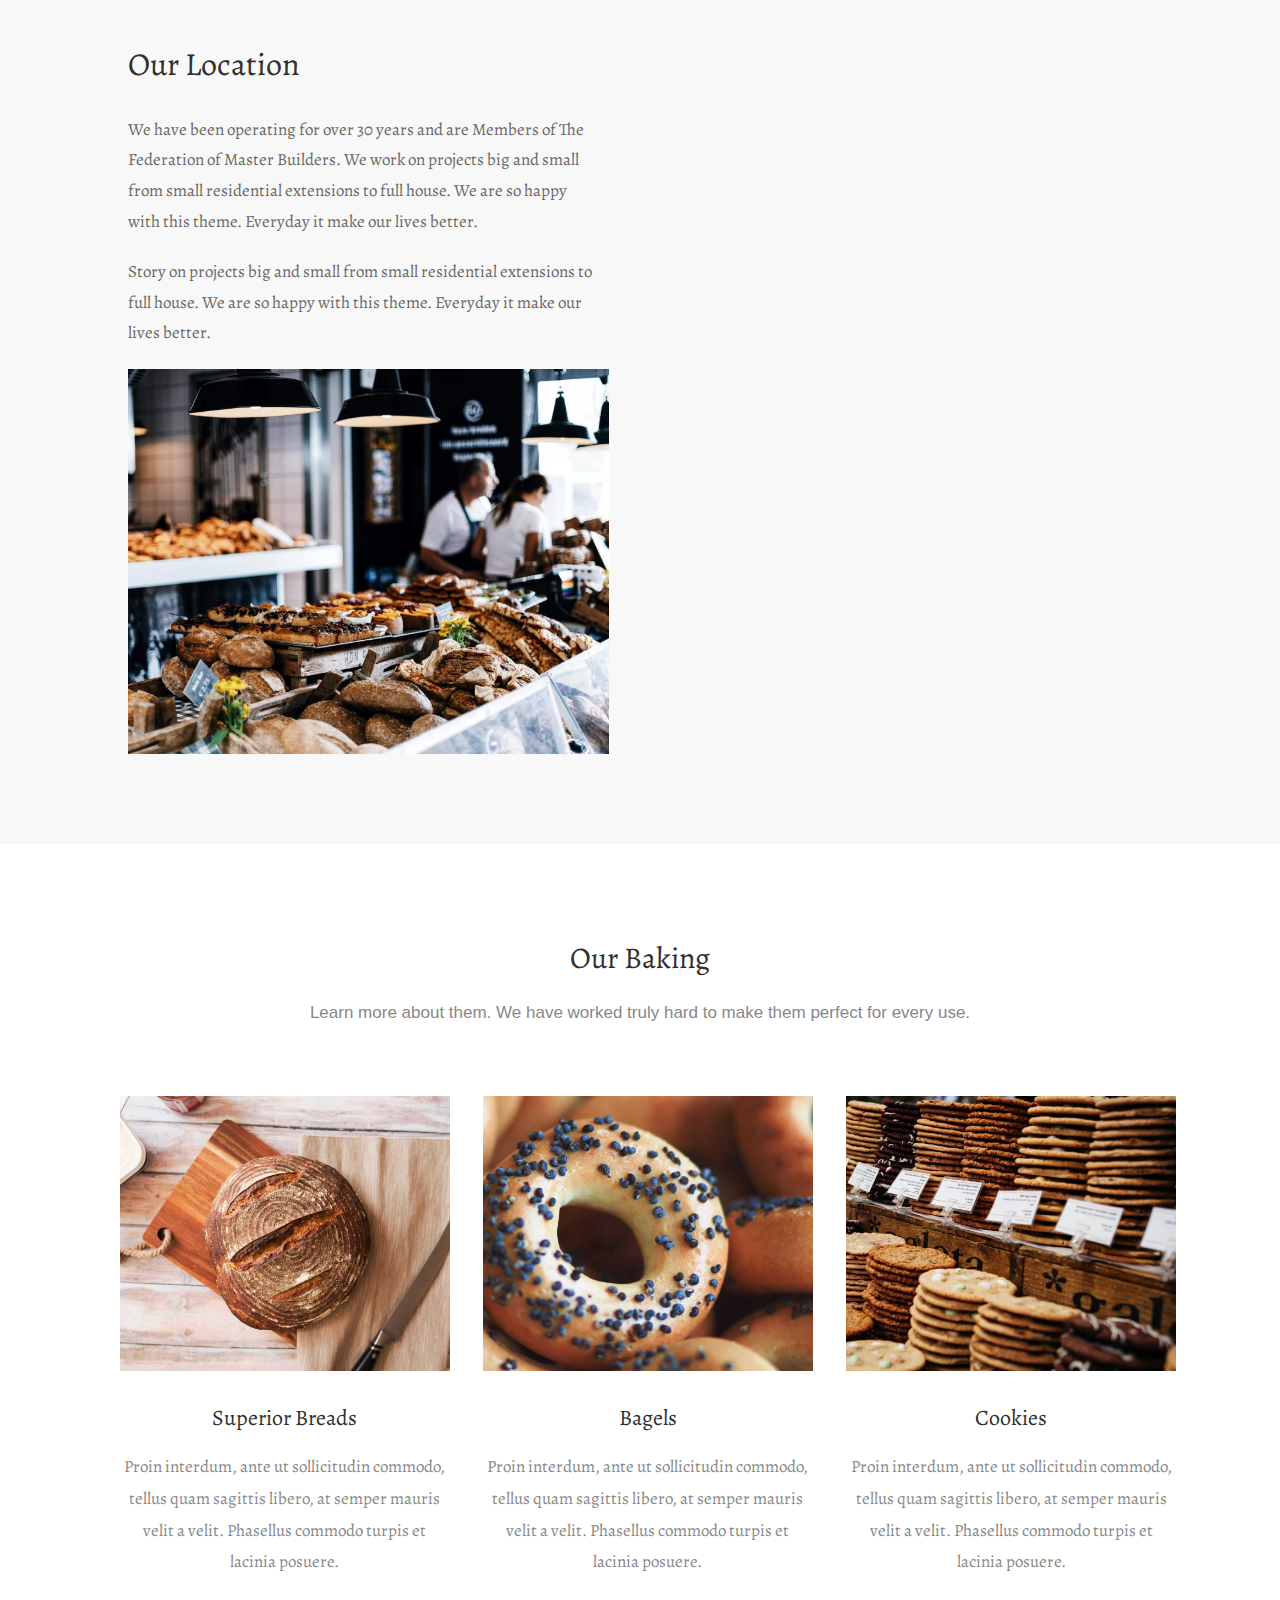
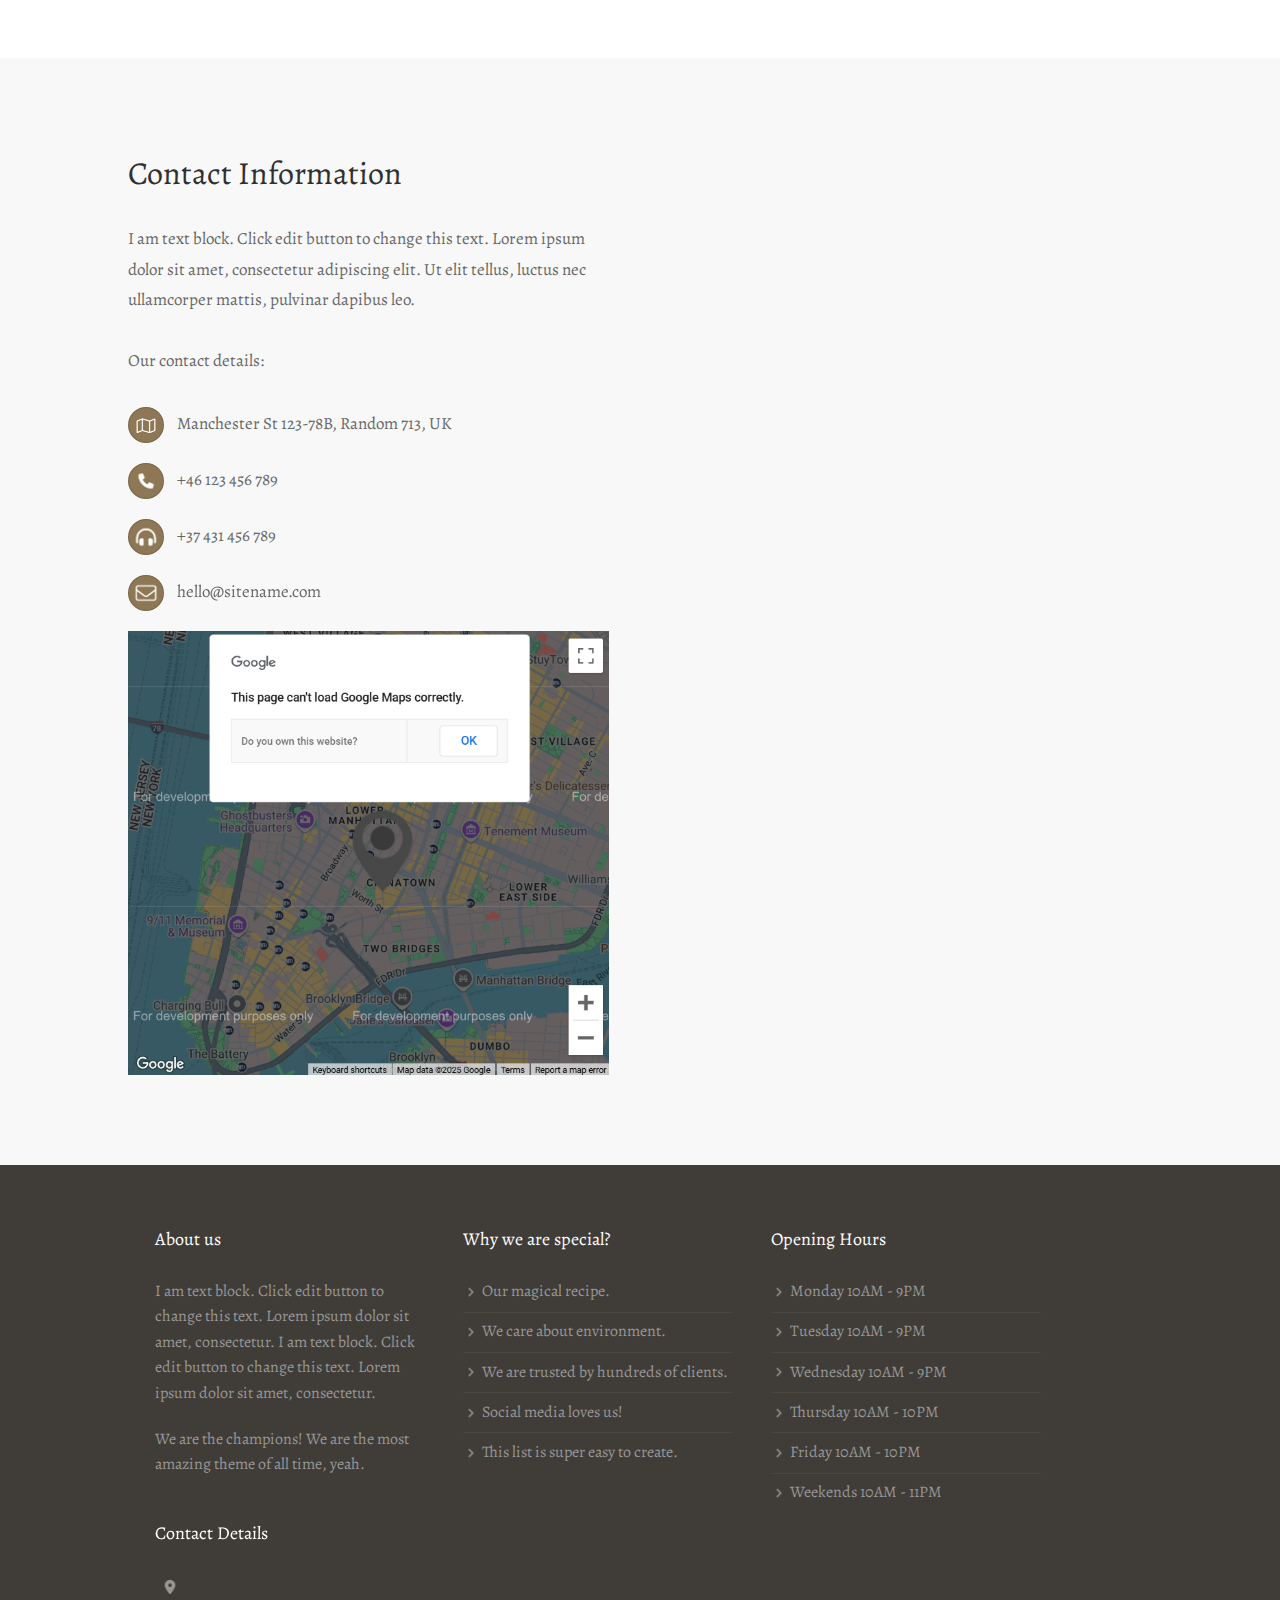
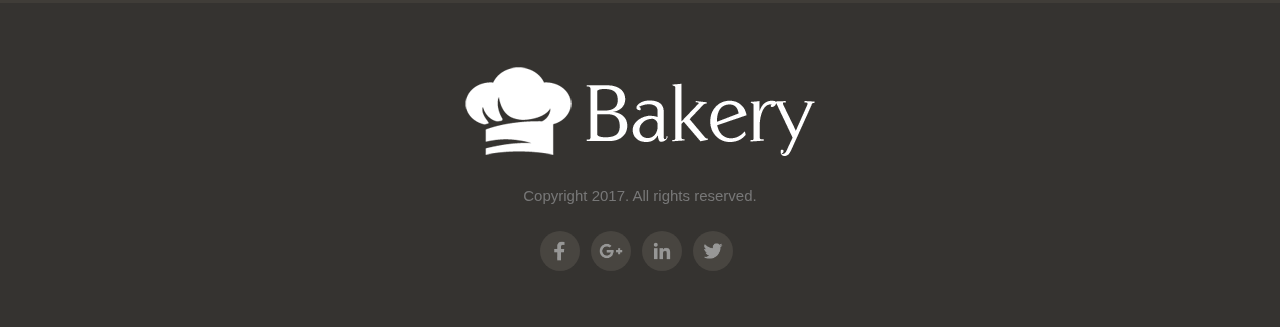
<file: HTML-CSS/Bakery/index.html>
<html>
  <head>
    <title>Bakery</title>
    <link rel="stylesheet" href="style.css" />
    <link rel="preconnect" href="https://fonts.googleapis.com" />
    <link rel="preconnect" href="https://fonts.gstatic.com" crossorigin />
    <link
      href="https://fonts.googleapis.com/css2?family=Alegreya:ital,wght@0,400..900;1,400..900&display=swap"
      rel="stylesheet"
    />
  </head>
  <body>
    <!--Top section-->
    <div id="top-section">
      <div id="header">
        <img src="Imgs/bakery-light-1.png" />
        <div class="nav">
          <ul>
            <li class="nav-home">
              <a href="#home" style="color: #d8d5ca">Home</a>
            </li>
            <li><a href="#about">About</a></li>
            <li><a href="#ourOffer">Our Offer</a></li>
            <li><a href="#gallery">Gallery</a></li>
            <li><a href="#blog">Blog</a></li>
            <li><a href="#contact">Contact</a></li>
          </ul>
        </div>
      </div>
      <div class="absolute-position">
        <ul>
          <li><img src="Imgs/Icons/cogs.png" alt="cogs-icon" /></li>
          <li><img src="Imgs/Icons/shopping-cart.png" alt="shop-icon" /></li>
        </ul>
      </div>
      <div id="hero">
        <p class="p1">Welcome to</p>
        <h1>Family Bakery</h1>
        <p class="p2">
          We're the biggest, best equipped and most advanced Bakery in the
          greater Los Angeles area.
        </p>
        <div class="hero-buttons">
          <a class="a1">Learn More</a>
          <a class="a2">Contact us</a>
        </div>
      </div>
    </div>
    <!--First section-->
    <div id="who_we_are">
      <img
        class="whoWeAre-img"
        src="Imgs/alexandru-stavrica-170390-800x760.jpg"
        alt="alexandru-stavrica-170390"
      />
      <div>
        <h2>Who we are?</h2>
        <p class="whoWeAre-p">
          We have been operating for over 30 years and are Members of The
          Federation of Master Builders. We work on projects big and small from
          small residential extensions to full house. We are so happy with this
          theme. Everyday it make our lives better.
        </p>
        <div class="spans">
          <ul>
            <li>
              <img src="Imgs/Icons/leaf.png" />
              <p>We care about environment.</p>
            </li>
            <li>
              <img src="Imgs/Icons/people.png" />
              <p>We are trusted by hundreds of clients.</p>
            </li>
            <li>
              <img src="Imgs/Icons/heart.png" />
              <p>Social media loves us!</p>
            </li>
            <li>
              <img src="Imgs/Icons/check.png" style="padding: 7px" />
              <p>This list is super easy to create.</p>
            </li>
          </ul>
        </div>
      </div>
    </div>

    <!--Second Section-->
    <div id="our-location">
      <div>
        <h2>Our Location</h2>
        <p>
          We have been operating for over 30 years and are Members of The
          Federation of Master Builders. We work on projects big and small from
          small residential extensions to full house. We are so happy with this
          theme. Everyday it make our lives better.
        </p>
        <p>
          Story on projects big and small from small residential extensions to
          full house. We are so happy with this theme. Everyday it make our
          lives better.
        </p>
      </div>
      <img src="Imgs/full-2-800x640.jpg" alt="full-2" />
    </div>
    <!--Third Section-OurBaking -->
    <div id="our-baking">
      <div class="our-baking-first-div">
        <h3>Our Baking</h3>
        <p>
          Learn more about them. We have worked truly hard to make them perfect
          for every use.
        </p>
      </div>
      <div class="type-of-baking">
        <div>
          <img
            src="Imgs/ben-garratt-134774-600x500.jpg"
            alt="ben-garratt-134774"
          />
          <h4>Superior Breads</h4>
          <p>
            Proin interdum, ante ut sollicitudin commodo, tellus quam sagittis
            libero, at semper mauris velit a velit. Phasellus commodo turpis et
            lacinia posuere.
          </p>
        </div>
        <div>
          <img
            src="Imgs/stas-ovsky-123540-600x500.jpg"
            alt="stas-ovsky-123540"
          />
          <h4>Bagels</h4>
          <p>
            Proin interdum, ante ut sollicitudin commodo, tellus quam sagittis
            libero, at semper mauris velit a velit. Phasellus commodo turpis et
            lacinia posuere.
          </p>
        </div>
        <div>
          <img
            src="Imgs/clem-onojeghuo-206832-600x500.jpg"
            alt="clem-onojeghuo-206832"
          />
          <h4>Cookies</h4>
          <p>
            Proin interdum, ante ut sollicitudin commodo, tellus quam sagittis
            libero, at semper mauris velit a velit. Phasellus commodo turpis et
            lacinia posuere.
          </p>
        </div>
      </div>
    </div>
    <!--Contact Info-->
    <div id="Contact-info">
      <div>
        <h2>Contact Information</h2>
        <p class="p1">
          I am text block. Click edit button to change this text. Lorem ipsum
          dolor sit amet, consectetur adipiscing elit. Ut elit tellus, luctus
          nec ullamcorper mattis, pulvinar dapibus leo.
        </p>
        <p class="p1">Our contact details:</p>
        <div class="spans">
          <ul>
            <li>
              <img src="Imgs/Icons/map.png" />
              <p>Manchester St 123-78B, Random 713, UK</p>
            </li>
            <li>
              <img src="Imgs/Icons/phone.png" style="padding: 1px" />
              <p>+46 123 456 789</p>
            </li>
            <li>
              <img src="Imgs/Icons/headphone.png" style="padding: 1px" />
              <p>+37 431 456 789</p>
            </li>
            <li>
              <img src="Imgs/Icons/email.png" style="padding: 1px" />
              <p>hello@sitename.com</p>
            </li>
          </ul>
        </div>
      </div>
      <img src="Imgs/Contact-info.png" alt="full-2" />
    </div>
    <!--Footer Main-->
    <div id="footer-main">
      <div>
        <h4>About us</h4>
        <p class="footer-p">
          I am text block. Click edit button to change this text. Lorem ipsum
          dolor sit amet, consectetur. I am text block. Click edit button to
          change this text. Lorem ipsum dolor sit amet, consectetur.
        </p>
        <p class="footer-p">
          We are the champions! We are the most amazing theme of all time, yeah.
        </p>
      </div>
      <div>
        <h4>Why we are special?</h4>
        <div class="arrow-icon" style="margin-left: 0;">
          <ul>
            <li>
              <img src="Imgs/Icons/arrow.png" alt="arrow-icon" />
              <p>Our magical recipe.</p>
            </li>
            <li>
              <img src="Imgs/Icons/arrow.png" alt="arrow-icon" />
              <p>We care about environment.</p>
            </li>
            <li>
              <img src="Imgs/Icons/arrow.png" alt="arrow-icon" />
              <p>We are trusted by hundreds of clients.</p>
            </li>
            <li>
              <img src="Imgs/Icons/arrow.png" alt="arrow-icon" />
              <p>Social media loves us!</p>
            </li>
            <li style="border-bottom: none;">
              <img src="Imgs/Icons/arrow.png" alt="arrow-icon" />
              <p>This list is super easy to create.</p>
            </li>
          </ul>
        </div>
      </div>
      <div>
        <h4>Opening Hours</h4>
        <div class="arrow-icon" style="margin-left: 0;">
          <ul>
            <li>
              <img src="Imgs/Icons/arrow.png" alt="arrow-icon" />
              <p>Monday 10AM - 9PM</p>
            </li>
            <li>
              <img src="Imgs/Icons/arrow.png" alt="arrow-icon" />
              <p>Tuesday 10AM - 9PM</p>
            </li>
            <li>
              <img src="Imgs/Icons/arrow.png" alt="arrow-icon" />
              <p>Wednesday 10AM - 9PM</p>
            </li>
            <li>
              <img src="Imgs/Icons/arrow.png" alt="arrow-icon" />
              <p>Thursday 10AM - 10PM</p>
            </li>
            <li>
              <img src="Imgs/Icons/arrow.png" alt="arrow-icon" />
              <p>Friday 10AM - 10PM</p>
            </li>
            <li style="border-bottom: none;">
              <img src="Imgs/Icons/arrow.png" alt="arrow-icon" />
              <p>Weekends 10AM - 11PM</p>
            </li>
          </ul>
        </div>
      </div>
      <div class="last-div">
        <div class="absolute-contact-details">
          <img src="Imgs/contact-details-map.png" alt="contact-details-map"/>
        </div>
        <h4>Contact Details</h4>
        <div class="arrow-icon" style="margin-left: 0; ">
          <ul >
            <li>
              <img src="Imgs/Icons/location.png" alt="location-icon" style="width: 30px; height: 30px;"/>
              <p>Manchester Road 123-78B, Silictown 7854MD, Great Country</p>
            </li>
            <li>
              <img src="Imgs/Icons/phone-gray.png" alt="phone-icon" style="width: 30px; height: 30px;"/>
              <p>+46 123 456 789</p>
            </li>
            <li>
              <img src="Imgs/Icons/email-solid.png" alt="email-icon" style="width: 30px; height: 30px;"/>
              <p>hello@sitename.com</p>
            </li>
            <li style="border-bottom: none;">
              <img src="Imgs/Icons/earth.png" alt="earth-icon" style="width: 30px; height: 30px;"/>
              <p>http://www.sitename.com</p>
            </li>
          </ul>
        </div>
      </div>
    </div>
    <div class="footer-logo">
      <div>
        <img src="Imgs/bakery-light-1.png" />
        <p class="copyright">Copyright 2017. All rights reserved.</p>
        <div class="social-icons">
          <img src="Imgs/Icons/facebook.png" alt="facebook-icon"/>
          <img src="Imgs/Icons/google.png" alt="google-icon"/>
          <img src="Imgs/Icons/linkedin.png" alt="linkedin-icon"/>
          <img src="Imgs/Icons/twitter.png" alt="twitter-icon"/>
        </div>
      </div>
    </div>
  </body>
</html>
</file>
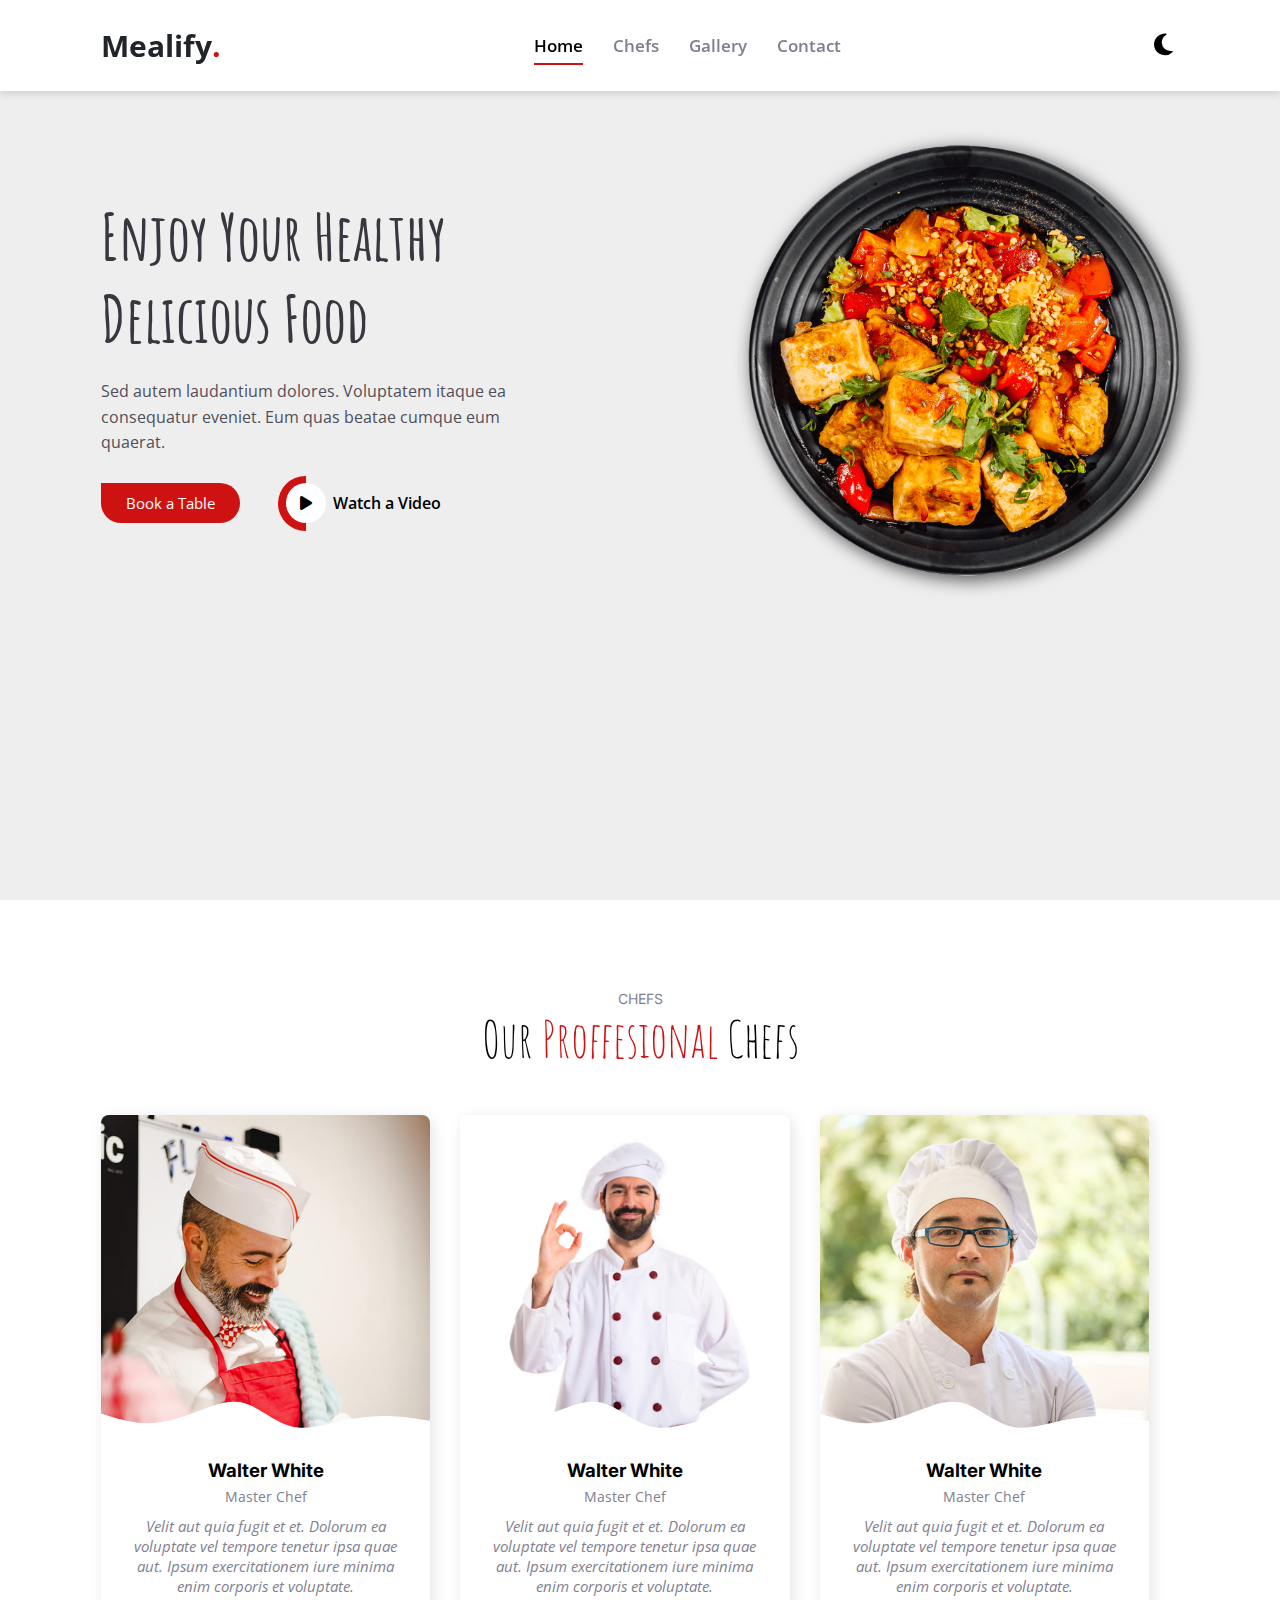
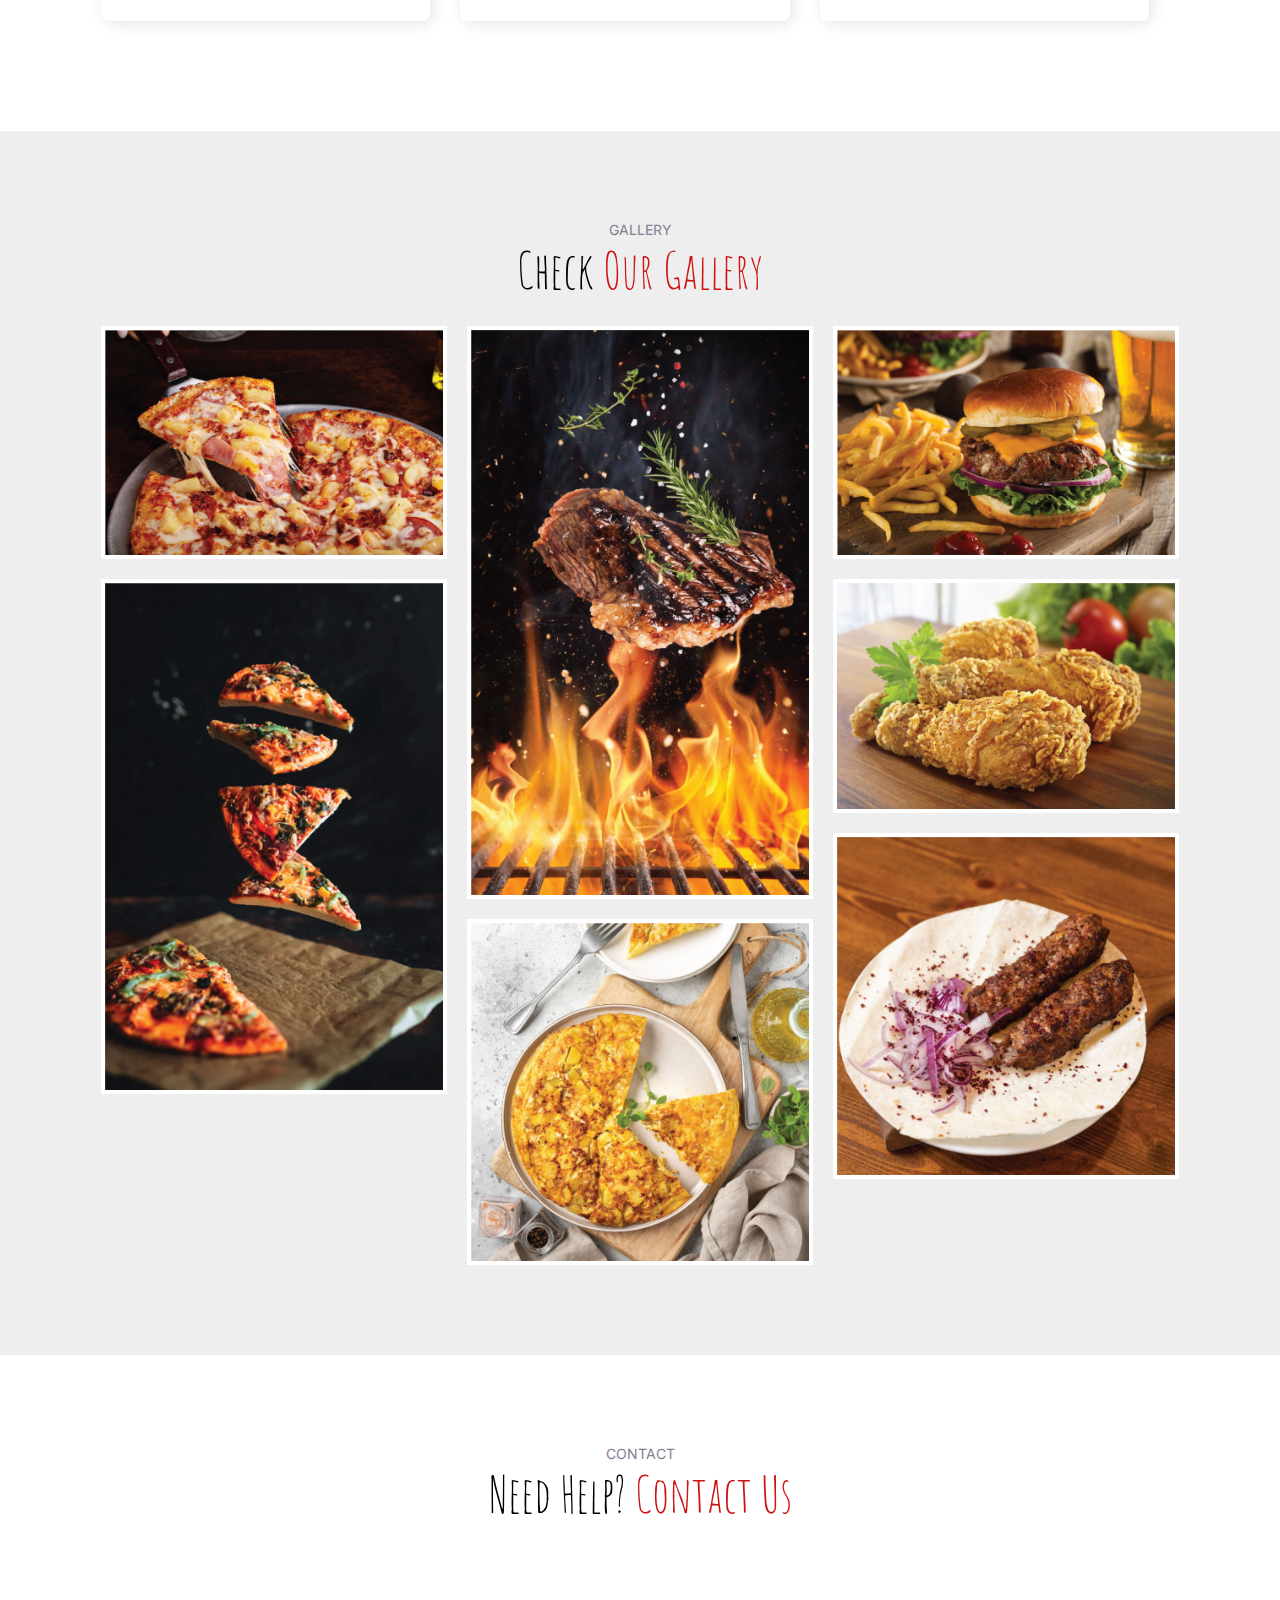
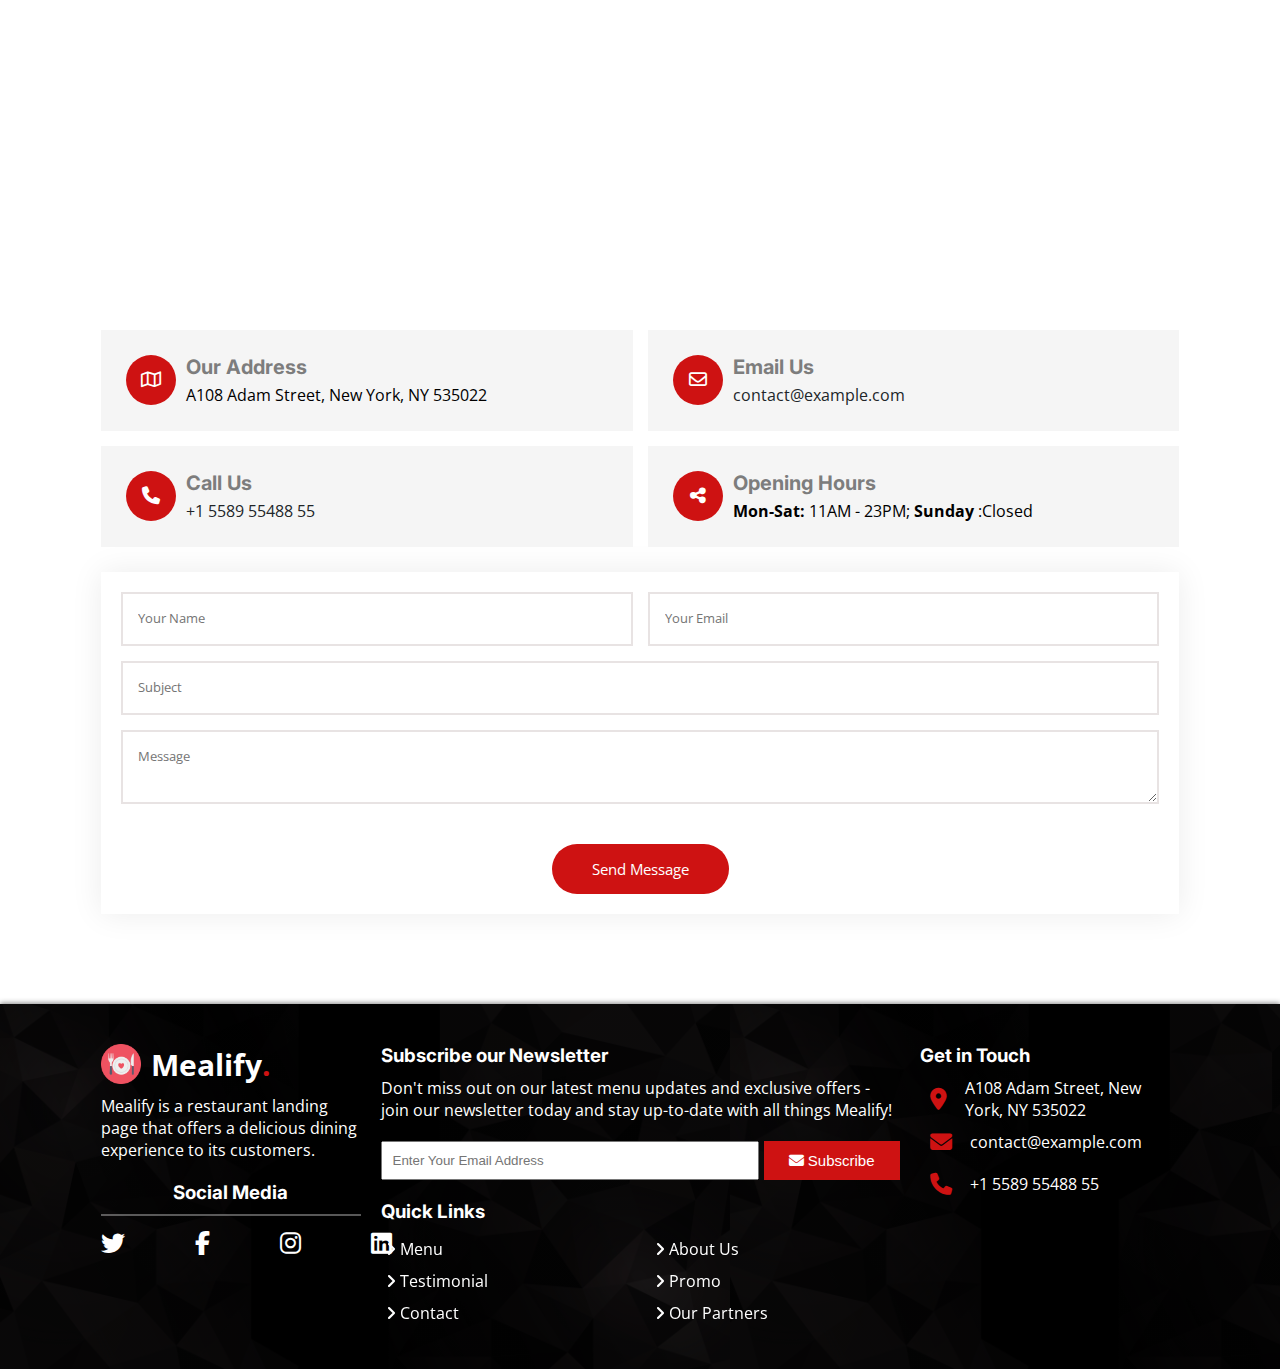
<file: HTML-CSS/Mealify/index.html>
<!DOCTYPE html>
<html>
  <head>
    <title>Mealify</title>
    <link rel="icon" type="image/png" href="Imgs/favicon.png" />
    <link rel="preconnect" href="https://fonts.googleapis.com" />
    <link rel="preconnect" href="https://fonts.gstatic.com" crossorigin />
    <link
      href="https://fonts.googleapis.com/css2?family=Amatic+SC:wght@400;700&family=Inter:ital,opsz,wght@0,14..32,100..900;1,14..32,100..900&family=Open+Sans:ital,wght@0,300..800;1,300..800&display=swap"
      rel="stylesheet"
    />
    <link rel="stylesheet" href="CSS/animation.css" />
    <link rel="stylesheet" href="CSS/hover-min.css" />
    <link rel="stylesheet" href="CSS/all.min.css" />
    <link rel="stylesheet" href="CSS/style.css" />
    <link rel="stylesheet" href="CSS/media.css" />
    <link rel="stylesheet" href="CSS/dark-light-mode.css" />
  </head>
  <body>
    <!--=========Navbar=====-->
    <div id="navbar">
      <div class="container">
        <h1><a href="#" class="logo">Mealify</a></h1>
        <ul class="nav-links">
          <li><a href="home">Home</a></li>
          <li><a href="chefs">Chefs</a></li>
          <li><a href="gallery">Gallery</a></li>
          <li><a href="contact">Contact</a></li>
        </ul>
        <div class="mode-group">
          <label for="mode" class="light"
            ><i class="fa-solid fa-moon"></i
          ></label>
          <label for="mode" class="dark"
            ><i class="fa-regular fa-sun"></i
          ></label>
          <input type="checkbox" id="mode" />
        </div>
        <a href="#" class="bar-icon"><i class="fa-solid fa-bars"></i></a>
      </div>
    </div>
    <!--=========Header=====-->
    <div class="header" id="home">
      <div class="container">
        <div class="header-content">
          <h2>
            Enjoy Your Healthy <br />
            Delicious Food
          </h2>
          <p>
            Sed autem laudantium dolores. Voluptatem itaque ea consequatur
            eveniet. Eum quas beatae cumque eum quaerat.
          </p>
          <div class="btn-group">
            <a href="#contact" class="main-btn">Book a Table</a>
            <a href="https://youtube.com" class="video-btn">
              <div class="icon"><i class="fa-solid fa-play"></i></div>
              Watch a Video
            </a>
          </div>
        </div>
        <div class="hero-img">
          <img src="Imgs/hero-img.png " class="hvr-shake" alt="Shaking Image" />
        </div>
      </div>
    </div>
    <!--=========Chefs=====-->
    <div class="chefs" id="chefs">
      <div class="container">
        <div class="main-title">
          <h2>CHEFS</h2>
          <p>Our <span>Proffesional</span> Chefs</p>
        </div>
        <div class="chefs-cards">
          <div class="card">
            <div class="chef-img">
              <img src="Imgs/chefs-1.jpg" />
              <svg
                xmlns="http://www.w3.org/2000/svg"
                viewBox="0 0 1440 320"
              >
                <path
                  fill="#fff"
                  fill-opacity="1"
                  d="M0,160L34.3,170.7C68.6,181,137,203,206,202.7C274.3,203,343,181,411,154.7C480,128,549,96,617,112C685.7,128,754,192,823,213.3C891.4,235,960,213,1029,197.3C1097.1,181,1166,171,1234,170.7C1302.9,171,1371,181,1406,186.7L1440,192L1440,320L1405.7,320C1371.4,320,1303,320,1234,320C1165.7,320,1097,320,1029,320C960,320,891,320,823,320C754.3,320,686,320,617,320C548.6,320,480,320,411,320C342.9,320,274,320,206,320C137.1,320,69,320,34,320L0,320Z"
                ></path>
              </svg>
              <svg
                class="dark"
                version="1.1"
                id="Layer_1"
                xmlns="http://www.w3.org/2000/svg"
                xmlns:xlink="http://www.w3.org/1999/xlink"
                x="0px"
                y="0px"
                viewBox="0 0 1440 320"
                style="enable-background: new 0 0 1440 320"
                xml:space="preserve"
              >
                <style type="text/css">
                  .st0 {
                    fill: #161616;
                  }
                </style>
                <path
                  class="st0"
                  d="M0,160l34.3,10.7C68.6,181,137,203,206,202.7c68.3,0.3,137-21.7,205-48C480,128,549,96,617,112
	                c68.7,16,137,80,206,101.3c68.4,21.7,137-0.3,206-16c68.1-16.3,137-26.3,205-26.6c68.9,0.3,137,10.3,172,16l34,5.3v128h-34.3
	                c-34.3,0-102.7,0-171.7,0c-68.3,0-137,0-205,0c-69,0-138,0-206,0c-68.7,0-137,0-206,0c-68.4,0-137,0-206,0c-68.1,0-137,0-205,0
	                c-68.9,0-137,0-172,0H0V160z"
                />
              </svg>
            </div>
            <div class="card-content">
              <h3>Walter White</h3>
              <span>Master Chef </span>
              <p>
                Velit aut quia fugit et et. Dolorum ea voluptate vel tempore
                tenetur ipsa quae aut. Ipsum exercitationem iure minima enim
                corporis et voluptate.
              </p>
            </div>
            <div class="social-box">
              <ul>
                <li>
                  <a href="#">
                    <i class="fa-brands fa-twitter"></i>
                  </a>
                </li>
                <li>
                  <a href="#">
                    <i class="fa-brands fa-facebook"></i>
                  </a>
                </li>
                <li>
                  <a href="#">
                    <i class="fa-brands fa-instagram"></i>
                  </a>
                </li>
                <li>
                  <a href="#">
                    <i class="fa-brands fa-linkedin"></i>
                  </a>
                </li>
              </ul>
            </div>
          </div>
          <div class="card">
            <div class="chef-img">
              <img src="Imgs/chefs-2.jpg" />
              <svg xmlns="http://www.w3.org/2000/svg" viewBox="0 0 1440 320">
                <path
                  fill="#fff"
                  fill-opacity="1"
                  d="M0,160L34.3,170.7C68.6,181,137,203,206,202.7C274.3,203,343,181,411,154.7C480,128,549,96,617,112C685.7,128,754,192,823,213.3C891.4,235,960,213,1029,197.3C1097.1,181,1166,171,1234,170.7C1302.9,171,1371,181,1406,186.7L1440,192L1440,320L1405.7,320C1371.4,320,1303,320,1234,320C1165.7,320,1097,320,1029,320C960,320,891,320,823,320C754.3,320,686,320,617,320C548.6,320,480,320,411,320C342.9,320,274,320,206,320C137.1,320,69,320,34,320L0,320Z"
                ></path>
              </svg>
              <svg
                class="dark"
                version="1.1"
                id="Layer_1"
                xmlns="http://www.w3.org/2000/svg"
                xmlns:xlink="http://www.w3.org/1999/xlink"
                x="0px"
                y="0px"
                viewBox="0 0 1440 320"
                style="enable-background: new 0 0 1440 320"
                xml:space="preserve"
              >
                <style type="text/css">
                  .st0 {
                    fill: #161616;
                  }
                </style>
                <path
                  class="st0"
                  d="M0,160l34.3,10.7C68.6,181,137,203,206,202.7c68.3,0.3,137-21.7,205-48C480,128,549,96,617,112
	                c68.7,16,137,80,206,101.3c68.4,21.7,137-0.3,206-16c68.1-16.3,137-26.3,205-26.6c68.9,0.3,137,10.3,172,16l34,5.3v128h-34.3
	                c-34.3,0-102.7,0-171.7,0c-68.3,0-137,0-205,0c-69,0-138,0-206,0c-68.7,0-137,0-206,0c-68.4,0-137,0-206,0c-68.1,0-137,0-205,0
	                c-68.9,0-137,0-172,0H0V160z"
                />
              </svg>
            </div>
            <div class="card-content">
              <h3>Walter White</h3>
              <span>Master Chef </span>
              <p>
                Velit aut quia fugit et et. Dolorum ea voluptate vel tempore
                tenetur ipsa quae aut. Ipsum exercitationem iure minima enim
                corporis et voluptate.
              </p>
            </div>
            <div class="social-box">
              <ul>
                <li>
                  <a href="#">
                    <i class="fa-brands fa-twitter"></i>
                  </a>
                </li>
                <li>
                  <a href="#">
                    <i class="fa-brands fa-facebook"></i>
                  </a>
                </li>
                <li>
                  <a href="#">
                    <i class="fa-brands fa-instagram"></i>
                  </a>
                </li>
                <li>
                  <a href="#">
                    <i class="fa-brands fa-linkedin"></i>
                  </a>
                </li>
              </ul>
            </div>
          </div>
          <div class="card">
            <div class="chef-img">
              <img src="Imgs/chefs-3.jpg" />
              <svg xmlns="http://www.w3.org/2000/svg" viewBox="0 0 1440 320">
                <path
                  fill="#fff"
                  fill-opacity="1"
                  d="M0,160L34.3,170.7C68.6,181,137,203,206,202.7C274.3,203,343,181,411,154.7C480,128,549,96,617,112C685.7,128,754,192,823,213.3C891.4,235,960,213,1029,197.3C1097.1,181,1166,171,1234,170.7C1302.9,171,1371,181,1406,186.7L1440,192L1440,320L1405.7,320C1371.4,320,1303,320,1234,320C1165.7,320,1097,320,1029,320C960,320,891,320,823,320C754.3,320,686,320,617,320C548.6,320,480,320,411,320C342.9,320,274,320,206,320C137.1,320,69,320,34,320L0,320Z"
                ></path>
              </svg>
              <svg
                class="dark"
                version="1.1"
                id="Layer_1"
                xmlns="http://www.w3.org/2000/svg"
                xmlns:xlink="http://www.w3.org/1999/xlink"
                x="0px"
                y="0px"
                viewBox="0 0 1440 320"
                style="enable-background: new 0 0 1440 320"
                xml:space="preserve"
              >
                <style type="text/css">
                  .st0 {
                    fill: #161616;
                  }
                </style>
                <path
                  class="st0"
                  d="M0,160l34.3,10.7C68.6,181,137,203,206,202.7c68.3,0.3,137-21.7,205-48C480,128,549,96,617,112
	                c68.7,16,137,80,206,101.3c68.4,21.7,137-0.3,206-16c68.1-16.3,137-26.3,205-26.6c68.9,0.3,137,10.3,172,16l34,5.3v128h-34.3
	                c-34.3,0-102.7,0-171.7,0c-68.3,0-137,0-205,0c-69,0-138,0-206,0c-68.7,0-137,0-206,0c-68.4,0-137,0-206,0c-68.1,0-137,0-205,0
	                c-68.9,0-137,0-172,0H0V160z"
                />
              </svg>
            </div>
            <div class="card-content">
              <h3>Walter White</h3>
              <span>Master Chef </span>
              <p>
                Velit aut quia fugit et et. Dolorum ea voluptate vel tempore
                tenetur ipsa quae aut. Ipsum exercitationem iure minima enim
                corporis et voluptate.
              </p>
            </div>
            <div class="social-box">
              <ul>
                <li>
                  <a href="#">
                    <i class="fa-brands fa-twitter"></i>
                  </a>
                </li>
                <li>
                  <a href="#">
                    <i class="fa-brands fa-facebook"></i>
                  </a>
                </li>
                <li>
                  <a href="#">
                    <i class="fa-brands fa-instagram"></i>
                  </a>
                </li>
                <li>
                  <a href="#">
                    <i class="fa-brands fa-linkedin"></i>
                  </a>
                </li>
              </ul>
            </div>
          </div>
        </div>
      </div>
    </div>
    <div class="gallery" id="gallery">
      <div class="container">
        <div class="main-title">
          <h2>GALLERY</h2>
          <p>Check <span>Our Gallery</span></p>
        </div>
        <div class="gallery-imgs">
          <div class="picture">
            <div class="layer">
              <h2 class="meal-name">Pizza</h2>
              <p>Hawaiian pizza with ham and pineapple</p>
            </div>
            <img src="Imgs/meal-1.jpg" alt="pizza-meal" />
          </div>
          <div class="picture">
            <div class="layer">
              <h2 class="meal-name">Levitation pizza</h2>
              <p>Levitation pizza on black background.</p>
            </div>
            <img src="Imgs/meal-4.jpg" alt="" />
          </div>
          <div class="picture">
            <div class="layer">
              <h2 class="meal-name">Beef steaks</h2>
              <p>
                Tasty beef steaks flying above cast iron grate with fire flames.
              </p>
            </div>
            <img src="Imgs/meal-2.jpg" alt="" />
          </div>
          <div class="picture">
            <div class="layer">
              <h2 class="meal-name">Frittata</h2>
              <p>Frittata or potato pie in a ceramic plate</p>
            </div>
            <img src="Imgs/meal-7.jpg" alt="" />
          </div>
          <div class="picture">
            <div class="layer">
              <h2 class="meal-name">Burger</h2>
              <p>grass fed bison hamburger with chips & beer</p>
            </div>
            <img src="Imgs/meal-3.jpg" alt="" />
          </div>
          <div class="picture">
            <div class="layer">
              <h2 class="meal-name">Crispy Fried Chicken</h2>
              <p>
                Golden brown chicken legs with a crunchy coating and juicy meat
              </p>
            </div>
            <img src="Imgs/meal-5.jpg" alt="" />
          </div>
          <div class="picture">
            <div class="layer">
              <h2 class="meal-name">Lyulya kebab</h2>
              <p>
                Tender and juicy skewers of ground lamb or beef, flavored with
                aromatic spices and herbs
              </p>
            </div>
            <img src="Imgs/meal-6.jpg" alt="" />
          </div>
        </div>
      </div>
    </div>
    <div class="contact" id="contact">
      <div class="container">
        <div class="main-title">
          <h2>CONTACT</h2>
          <p>Need Help? <span>Contact Us</span></p>
        </div>
        <iframe
          src="https://www.google.com/maps/embed?pb=!1m18!1m12!1m3!1d109168.94542899718!2d29.966335999999995!3d31.2337609!2m3!1f0!2f0!3f0!3m2!1i1024!2i768!4f13.1!3m3!1m2!1s0x14f5c590c683dad7%3A0x128ecd9cd8d1df7d!2sStanley%20Bridge!5e0!3m2!1sen!2seg!4v1738796592854!5m2!1sen!2seg"
          width="100%"
          height="350"
          style="border: 0"
          allowfullscreen=""
          loading="lazy"
          referrerpolicy="no-referrer-when-downgrade"
        ></iframe>
        <div class="details">
          <div class="address">
            <div class="icon">
              <i class="fa-regular fa-map"></i>
            </div>
            <div class="address-content">
              <h3>Our Address</h3>
              <p>A108 Adam Street, New York, NY 535022</p>
            </div>
          </div>
          <div class="email">
            <div class="icon">
              <i class="fa-regular fa-envelope"></i>
            </div>
            <div class="email-content">
              <h3>Email Us</h3>
              <a href="#">contact@example.com </a>
            </div>
          </div>
          <div class="phone">
            <div class="icon">
              <i class="fa-solid fa-phone"></i>
            </div>
            <div class="phone-content">
              <h3>Call Us</h3>
              <a href="#">+1 5589 55488 55</a>
            </div>
          </div>
          <div class="opening-hours">
            <div class="icon">
              <i class="fa-solid fa-share-nodes"></i>
            </div>
            <div class="opening-content">
              <h3>Opening Hours</h3>
              <p>
                <strong>Mon-Sat:</strong> 11AM - 23PM;
                <strong>Sunday</strong> :Closed
              </p>
            </div>
          </div>
        </div>
        <form>
          <div class="input-group">
            <input type="text" placeholder="Your Name" name="email" />
            <input type="email" placeholder="Your Email" name="email" />
          </div>
          <input type="text" placeholder="Subject" name="subject" />
          <textarea placeholder="Message" name="message"></textarea>
          <button class="main-btn" type="submit">Send Message</button>
        </form>
      </div>
    </div>
    <div class="footer" id="footer">
      <div class="layer"></div>
      <div class="container">
        <div class="about">
          <div>
            <img src="Imgs/favicon.png" alt="" />
            <h2 class="logo">Mealify</h2>
          </div>
          <p>
            Mealify is a restaurant landing page that offers a delicious dining
            experience to its customers.
          </p>
          <h3>Social Media</h3>
          <div class="social-links">
            <ul>
              <li>
                <a href="#">
                  <i class="fa-brands fa-twitter"></i>
                </a>
              </li>
              <li>
                <a href="#">
                  <i class="fa-brands fa-facebook-f"></i>
                </a>
              </li>
              <li>
                <a href="#">
                  <i class="fa-brands fa-instagram"></i>
                </a>
              </li>
              <li>
                <a href="#">
                  <i class="fa-brands fa-linkedin"></i>
                </a>
              </li>
            </ul>
          </div>
        </div>
        <div class="subscription">
          <div class="subscription-box">
            <h3>Subscribe our Newsletter</h3>
            <p>
              Don't miss out on our latest menu updates and exclusive offers -
              join our newsletter today and stay up-to-date with all things
              Mealify!
            </p>
            <div class="subscription-group">
              <input type="email" name="email" placeholder="Enter Your Email Address" />
              <button class="main-btn">
                <i class="fa-solid fa-envelope"></i>
                Subscribe
              </button>
            </div>
            <div class="quick-links">
              <h3>Quick Links</h3>
              <ul>
                <li class="hvr-forward">
                  <i class="fa-solid fa-angle-right"></i>
                  <a href="#">Menu</a>
                </li>
                <li class="hvr-forward">
                  <i class="fa-solid fa-angle-right"></i>
                  <a href="#">About Us</a>
                </li>
                <li class="hvr-forward">
                  <i class="fa-solid fa-angle-right"></i>
                  <a href="#">Testimonial</a>
                </li>
                <li class="hvr-forward">
                  <i class="fa-solid fa-angle-right"></i>
                  <a href="#">Promo</a>
                </li>
                <li class="hvr-forward">
                  <i class="fa-solid fa-angle-right"></i>
                  <a href="#">Contact</a>
                </li>
                <li class="hvr-forward">
                  <i class="fa-solid fa-angle-right"></i>
                  <a href="#">Our Partners</a>
                </li>
              </ul>
            </div>
          </div>
        </div>
        <div class="contact-details">
          <h3>Get in Touch</h3>
          <ul>
            <li>
              <i class="fa-solid fa-location-dot"></i>
              <p>A108 Adam Street, New York, NY 535022</p>
            </li>
            <li>
              <i class="fa-solid fa-envelope"></i>
              <a href="#">contact@example.com</a>
            </li>
            <li>
              <i class="fa-solid fa-phone"></i>
              <a href="#">+1 5589 55488 55</a>
            </li>
          </ul>
        </div>
      </div>
    </div>
  </body>
</html>
</file>
<file: Bootstrap/Devfolio_Bootstrap/CSS/animation.css>
@keyframes wordSwitch {
    0%  { content: "|"; }
    10% { content: "D|"; }
    20% { content: "De|"; }
    30% { content: "Dev|"; }
    40% { content: "Deve|"; }
    50% { content: "Devel|"; }
    60% { content: "Develo|"; }
    70% { content: "Develop|"; }
    80% { content: "Develope|"; }
    90% { content: "Developer|"; }  
    95% { content: "Developer|"; }  
    100% { content: "Developer|"; } 
}
</file>
<file: Bootstrap/Devfolio_Bootstrap/CSS/style.css>
/*=========== General =============--*/
body {
  background-color: #f5f5f5;
}
a {
  color: #1e1e1e;
  text-decoration: none;
  transition: all 0.3s ease-in-out;
}
ul {
  list-style: none;
  padding: 0;
}
.service-box,
.card {
  box-shadow: 0 13px 8px -10px rgba(0, 0, 0, 0.1);
}
#counter,
#testimonial {
  padding: 8rem 0;
}
.section-testimonial,
.section-contact {
  background: url(../imgs/overlay-bg.jpg) center / cover no-repeat;
  background-attachment: fixed;
  position: relative;
}
/*=========== Navbar =============--*/
.navbar {
  background: rgba(0, 0, 0, 0.9);
}
.navbar-brand {
  letter-spacing: 1px;
}
.navbar-brand,
.navbar-expand-lg .navbar-nav .nav-link {
  color: #fff;
}
.navbar-expand-lg .navbar-nav .nav-link {
  padding: 10px 15px 10px 15px;
}
.navbar-expand-lg .navbar-nav .nav-link{
  position: relative;
}
.navbar-expand-lg .navbar-nav .nav-link::before {
  content: "";
  position: absolute;
  width: 0;
  height: 1.5px;
  bottom: 0;
  left: 15px;
  background-color: #fff;
  visibility: hidden;
  transition: all 0.3s ease-in-out 0s;
}
.navbar-expand-lg .navbar-nav .nav-link.active::before {
  content: "";
  position: absolute;
  width: 50%;
  height: 1.5px;
  bottom: 0;
  left: 15px;
  background-color: #fff;
  visibility: visible;
}
.navbar-expand-lg .navbar-nav .nav-link:hover::before {
  width: 50%;
  visibility: visible;
}
.nav-item.dropdown:hover > .dropdown-menu {
  display: block;
}
.nav-item.dropend .nav-link{
  color: #4e4e4e;
}
.nav-item.dropend{
  position: relative;
}
.nav-item.dropend .dropdown-menu{
  position: absolute;
  left: 100%;
  top: 50%;
}
.nav-item.dropend:hover .dropdown-menu{
  display: block;
}
.dropdown-menu a{
  transition: all 0.1s ease-in-out;
  text-transform: capitalize;
}
.dropdown-menu a:hover,
.nav-item.dropend .nav-link:hover{
  color: #0062d3;
  
}
/*=========== Header =============--*/
header {
  position: relative;
  background: url("../imgs/hero-bg.jpg") center / cover no-repeat;
  background-attachment: fixed;
  height: 100vh;
  width: 100%;
}
header::before {
  content: "";
  position: absolute;
  width: 100%;
  height: 100%;
  background: rgba(0, 0, 0, 0.5);
}
header .hero {
  position: absolute;
  top: 50%;
  left: 50%;
  transform: translate(-50%, -50%);
  text-align: center;
}

header .hero h1 {
  font-size: 3rem;
}
header .hero h4 {
  font-size: 2.5rem;
}
header .hero h4::after {
  content: "|";
  transform: translate(-50%, -50%);
  animation: wordSwitch 1.5s infinite alternate;
}
/*===========About Section=============--*/
.box-shadow-full {
  padding: 4rem 1.25rem;
  position: relative;
  background-color: #fff;
  margin-bottom: 3rem;
  z-index: 2;
  box-shadow: 0 1px 1px 0 rgba(0, 0, 0, 0.06), 0 2px 5px 0 rgba(0, 0, 0, 0.2);
}
.title-s {
  font-size: 1.1rem;
  color: #1e1e1e;
  font-weight: 600;
}
.progress {
  height: 0.7rem;
  border-radius: 0%;
}
.title-left::before {
  content: "";
  position: absolute;
  height: 3px;
  background-color: #0078ff;
  width: 100px;
  bottom: -12px;
}
/*===========Services Section=============--*/
.title-box {
  margin-bottom: 4rem;
}
.title-services {
  font-size: 3rem;
}
.subtitle-services {
  color: #4e4e4e;
  position: relative;
}
.subtitle-services::after {
  content: "";
  position: absolute;
  bottom: -100%;
  left: 50%;
  transform: translateX(-50%);
  height: 5px;
  width: 40px;
  background-color: #0078ff;
}

.service-box {
  padding: 2.5rem 1.2rem;
  margin-bottom: 3rem;
  text-align: center;
  border-radius: 1rem;
  cursor: pointer;
}

.ico-circle {
  height: 100px;
  width: 100px;
  font-size: 2rem;
  border-radius: 50%;
  box-shadow: 0 0 0 10px #0078ff;
  display: inline-flex;
  align-items: center;
  justify-content: center;
  transition: all 500ms ease;
}
.service-box:hover .ico-circle {
  color: #fff;
  background-color: #0078ff;
  box-shadow: 0 0 0 10px #cde1f8;
}
.service-box .ico-circle i {
  font-size: 40px;
}
.s-description {
  color: #4e4e4e;
}
/*===========Counter Section=============--*/
.section-counter {
  background: url(../imgs/counters-bg.jpg) center / cover no-repeat;
  background-attachment: fixed;
  position: relative;
}
.section-counter::before,
.section-testimonial::before,
.section-contact::before {
  content: "";
  position: absolute;
  top: 0;
  left: 0;
  width: 100%;
  height: 100%;
  background: #0077ffaa;
}
.counter-box {
  color: #fff;
}
.counter-box .ico-circle-counter {
  width: 60px;
  height: 60px;
  display: inline-flex;
  align-items: center;
  justify-content: center;
  box-shadow: 0 0 0 10px #cde1f8;
  border-radius: 50%;
}
.counter-box .ico-circle-counter i {
  color: #fff;
}
/*===========Portfolio Section=============--*/
.card {
  border-radius: 0;
  border: 0;
}
.card a {
  overflow: hidden;
}
.card-img-top {
  transition: all 0.5s ease-in-out;
}
#portfolio .card:hover  .card-img-top {
  transform: scale(1.3);
}
.work-content {
  padding: 2rem 3% 1rem 4%;
}
.work-content .w-more {
  color: #4e4e4e;
  font-size: 0.8rem;
}
.w-category {
  color: #0078ff;
}
.w-like {
  color: #0078ff;
}
/*===========Testimonial Section=============--*/
.testimonial-content {
  color: #fff;
}
.testimonial-img1 {
  width: 150px;
  height: 150px;
}
.carousel-indicators [data-bs-target] {
  width: 12px;
  height: 12px;
  border-radius: 50%;
}
/*===========Blog Section=============--*/
.avatar {
  width: 32px;
  height: 32px;
}
.card-body .card-category-box {
  padding: 7px 15px;
  top: -15px;
  left: 50%;
  transform: translateX(-50%);
}
.card-body .card-category-box .category {
  color: #fff;
  font-size: 0.7rem;
  letter-spacing: 0.1px;
}
.card-description,
.post-date {
  color: #4e4e4e;
}
.card-title:hover a {
  color: #0078ff;
}
.w-like a{
  color: #0078ff;
}
/*===========Contact Section=============--*/
.section-contact {
  box-shadow: 0 13px 8px -10px rgba(0, 0, 0, 0.1);
  padding: 8rem 0 0.5rem 0;
  margin-top: 4rem;
}
.contact-title::before {
  content: "";
  position: absolute;
  height: 3.5px;
  background-color: #0078ff;
  width: 100px;
  bottom: -12px;
}
.form-control {
  border-radius: 0;
  padding: 10px 15px;
}
.was-validated .form-control:invalid {
  background-image: none;
  border-color: #dee2e6;
}
.was-validated .form-control:invalid:focus {
  border-color: #0078ff;
  box-shadow: 0 0 0 0.25rem rgba(13, 110, 253, 0.25);
}
.was-validated textarea.form-control:invalid,
textarea.form-control.is-invalid {
  height: 130px;
}
.btn {
  padding: 10px 24px;
  border: none;
  border-radius: 5rem;
  font-size: 1.2rem;
  margin-top: 1.3rem;
}
.list-ico {
  line-height: 2;
}
.list-ico span {
  color: #0078ff;
  margin-right: 10px;
}
.socials .ico-circle {
  width: 40px;
  height: 40px;
  box-shadow: 0 0 0 3px #0078ff;
  transition: all 500ms ease;
}
.socials .ico-circle:hover {
  color: #fff;
  background-color: #0078ff;
  box-shadow: 0 0 0 3px #cde1f8;
}
/*=========== Footer =============--*/
footer {
  text-align: center;
  color: #fff;
  padding: 25px 0;
  background: #0062d3;
}
footer a {
  color: #fff;
}
/*=========== Back To Top Arrow =========*/
.back-to-top {
  color: #fff;
  right: 15px;
  bottom: 15px;
  border-radius: 50%;
  width: 40px;
  height: 40px;
  background-color: #0078ff;
}
</file>
<file: Bootstrap/Devfolio_Bootstrap/CSS/Media.css>
@media (min-width: 768px) {
    .box-shadow-full {
        padding: 3rem;
    }
    .hero .hero-title {
        font-size: 4.5rem;
    }
}
</file>
<file: HTML-CSS/Mealify/CSS/animation.css>
@keyframes shake {
    0% {
      transform: translate(1px, 1px) rotate(0deg);
    }
    10% {
      transform: translate(-1px, -2px) rotate(-1deg);
    }
    20% {
      transform: translate(-3px, 0px) rotate(1deg);
    }
    30% {
      transform: translate(3px, 2px) rotate(0deg);
    }
    40% {
      transform: translate(1px, -1px) rotate(1deg);
    }
    50% {
      transform: translate(-1px, 2px) rotate(-1deg);
    }
    60% {
      transform: translate(-3px, 1px) rotate(0deg);
    }
    70% {
      transform: translate(3px, 1px) rotate(-1deg);
    }
    80% {
      transform: translate(-1px, -1px) rotate(1deg);
    }
    90% {
      transform: translate(1px, 2px) rotate(0deg);
    }
    100% {
      transform: translate(1px, -2px) rotate(-1deg);
    }
  }
</file>
<file: HTML-CSS/Mealify/CSS/style.css>
:root {
  --color-default: #212529;
  --color-primary: hsl(0, 84%, 44%);
  --color-secondary: #37373f;
  --color-tertiary: #7f7f90;
  --color-light: hsl(0, 0%, 100%);
  --color-light-grey: #eee;
  --font-default: "Open Sans", system-ui, -apple-system, "Segoe UI", Roboto,
    "Helvetica Neue", Arial, "Noto Sans", "Liberation Sans", sans-serif,
    "Apple Color Emoji", "Segoe UI Emoji", "Segoe UI Symbol", "Noto Color Emoji";
  --font-primary: "Amatic SC", sans-serif;
  --font-secondary: "Inter", sans-serif;
  --animation-duration: 400ms;
  --margin-top: 3.125rem;
  --margin-bottom: 3.125rem;
  --gap: 1.875rem;
}
* {
  box-sizing: border-box;
}

body {
  font-family: var(--font-default);
  margin: 0;
  overflow: auto;
  
}
.container {
  --padding: 2.5rem 0.3125rem;
  margin-inline: auto;
  width: 85%;
  padding: var(--padding);
}

ul {
  text-decoration: none;
  padding: 0;
  margin: 0;
}
h1,
h2,
h3,
h4,
h5,
h6 {
  font-family: var(--font-secondary);
  margin: 0;
}
a {
  text-decoration: none;
  color: var(--color-default);
}
p {
  margin: 0;
}
/*Navbar*/
#navbar {
  background-color: var(--color-light);
  position: fixed;
  top: 0;
  left: 0;
  width: 100%;
  box-shadow: 0 4px 6px rgba(0, 0, 0, 0.1);
  z-index: 9999;
}
.logo {
  font-size: 30px;
  font-family: var(--font-default);
  color: var(--color-default);
}
.logo::after {
  content: ".";
  color: var(--color-primary);
}
#navbar .container {
  display: flex;
  margin: auto;
  align-items: center;
  justify-content: space-between;
  --padding: 1.5625rem 0.3125rem;
  padding: var(--padding);
}
.nav-links {
  list-style: none;
  display: flex;
  font-size: 1.0625rem;
  font-weight: 600;
  --inline-gap: 0.9375rem;
  --block-gap: 0.3125rem;
}

.nav-links a {
  padding: var(--block-gap) var(--inline-gap);
  position: relative;
  color: var(--color-tertiary);
}

.nav-links a::before {
  content: "";
  position: absolute;
  left: var(--inline-gap);
  bottom: -3px;
  width: 0px;
  height: 2px;
  background-color: var(--color-primary);
  transition: width var(--animation-duration);
}
.nav-links a:hover::before {
  width: calc(100% - (var(--inline-gap) * 2));
}
.nav-links:has(a[href="home"]:first-child) a[href="home"] {
  color: #000;
}
.nav-links:has(a[href="home"]:first-child) a[href="home"]::before {
  width: calc(100% - (var(--inline-gap) * 2));
}
.mode-group i {
  width: 25px;
  height: 25px;
  cursor: pointer;
  font-size: 25px;
}
.bar-icon {
  display: none;
}
.bar-icon i {
  font-size: 25px;
}

body {
  background-color: white;
  color: black;
}
/*Header*/
.header {
  background-color: var(--color-light-grey);
  min-height: 100vh;
  position: relative;
  padding-top: 10px;
}
.header .container {
  display: flex;
  flex-wrap: wrap;
  align-items: center;
  justify-content: space-between;
  padding: 40px 5px;
  margin-top: 5.9375rem;
}
.header .container > * {
  width: 40%;
}
.header-content h2 {
  color: var(--color-secondary);
  font-family: var(--font-primary);
  font-size: 4.0625rem;
  margin: 0;
}
.header-content p {
  margin-block: 20px;
  line-height: 1.6;
  font-size: 1rem;
  color: #4f4f5a;
}
.header-content .btn-group {
  display: flex;
  align-items: center;
  gap: 2.4rem;
}
.main-btn {
  padding: 0.625rem 1.5625rem;
  border-radius: 0 100vh 100vh;
  color: var(--color-light);
  background-color: var(--color-primary);
  font-size: 0.9375rem;
  cursor: pointer;
  transition: background-color var(--animation-duration);
}
.main-btn:hover {
  background-color: red;
}
.btn-group .video-btn {
  display: flex;
  align-items: center;
  font-weight: 600;
  transition: color var(--animation-duration);
  color: #000;
}
.btn-group .video-btn:hover {
  color: var(--color-primary);
}
.video-btn .icon {
  width: 3.4375rem;
  height: 3.4375rem;
  border-radius: 50%;
  display: flex;
  align-items: center;
  justify-content: center;
  background-image: linear-gradient(to right, var(--color-primary) 0 50%, transparent 50% 100%);
}
.video-btn .icon i {
  width: 40px;
  height: 40px;
  background-color: var(--color-light);
  border-radius: 50%;
  display: flex;
  align-items: center;
  justify-content: center;
}
.hero-img {
  width: 40%;
}
.hero-img img {
  width: 100%;
  filter: drop-shadow(4px 4px 9px #000a);
}

.hvr-shake:hover {
  animation: shake 1s infinite;
}
/*=========Chefs==========*/
.chefs {
  overflow: hidden;
}
.chefs .container {
  margin-top: var(--margin-top);
  margin-bottom: var(--margin-bottom);
}
.main-title {
  text-align: center;
  margin-bottom: 1.5625rem;
}
.main-title h2 {
  color: var(--color-tertiary);
  font-weight: 400;
  font-size: 0.875rem;
}
.main-title p {
  font-size: 3.125rem;
  font-family: var(--font-primary);
}
.main-title span {
  color: var(--color-primary);
}
.chefs-cards {
  display: flex;
  align-items: center;
  gap: var(--gap);
  flex-wrap: wrap;
  padding-block: 1.25rem;
}
.card {
  flex-basis: calc(33.33% - var(--gap));
  box-shadow: 3px 3px 15px 0px rgba(0, 0, 0, 0.1);
  border-radius: 0.5rem;
  position: relative;
  overflow: hidden;
  transition: all var(--animation-duration);
}
.card:hover {
  transform: scale(1.05);
}
.chef-img {
  position: relative;
}
.chef-img img {
  width: 100%;
}
.chef-img svg {
  position: absolute;
  bottom: -1px;
  left: 0;
  width: 100%;
  height: auto;
}
.card-content {
  text-align: center;
  padding: 0.625rem 1.5625rem 1.5625rem;
}
.card-content span {
  display: inline-block;
  font-size: 0.875rem;
  color: var(--color-tertiary);
  margin-block: 0.3125rem 0.625rem;
}
.card-content p {
  font-size: 0.9375rem;
  font-style: italic;
  color: var(--color-tertiary);
}
.social-box {
  position: absolute;
  top: 1.875rem;
  right: -3.125rem;
  background-color: #ffffff4d;
  width: fit-content;
  padding: 0.625rem;
  opacity: 0;
  transition: right 0.3s var(--animation-duration) ease-in-out;
  border-radius: 0.3125rem;
}
.social-box ul {
  list-style: none;
}
.social-box i {
  font-size: 1.125rem;
  padding: 0.625rem 0.3125rem;
  color: #37373f66;
}
.card:hover .social-box {
  opacity: 1;
  right: 1rem;
}
/*=========Gallery==========*/
.gallery {
  background-color: var(--color-light-grey);
  overflow: hidden;
}
.gallery .container {
  margin-top: var(--margin-top);
  margin-bottom: var(--margin-bottom);
}
.gallery-imgs {
  --gap: 1.25rem;
  columns: 3;
  column-gap: var(--gap);
}
.gallery-imgs .picture {
  position: relative;
  border: 4px solid #fff;
  margin-bottom: var(--gap);
  break-inside: avoid;
  overflow: hidden;
}
.gallery-imgs .picture .layer {
  display: flex;
  flex-direction: column;
  justify-content: center;
  align-items: center;
  color: var(--color-light);
  opacity: 0;
  z-index: 999;
  position: absolute;
  width: 100%;
  height: 100%;
  top: 120%;
  bottom: 0;
  background-color: #00000096;
  transition: all var(--animation-duration) ease-in-out;
  padding: 0.9375rem;
}
.gallery-imgs .picture:hover .layer {
  opacity: 1;
  top: 0;
}
.layer p {
  color: #ddd;
  margin-top: 0.5rem;

  text-align: center;
}
.gallery-imgs .picture img {
  width: 100%;
  height: 100%;
  object-fit: cover;
  display: block;
  z-index: 1;
  transition: all var(--animation-duration) ease-in-out;
}
.gallery-imgs .picture:hover img {
  transform: scale(1.1);
}
/*=========Contact==========*/
.contact {
  overflow: auto;
}
.contact .container {
  margin-top: var(--margin-top);
  margin-bottom: var(--margin-bottom);
}
.details {
  --gap: 0.9375rem;
  margin-block: 1.5625rem;
  display: flex;
  flex-wrap: wrap;
  gap: var(--gap);
}
.details > div {
  width: calc(calc(100% - var(--gap)) / 2);
  background-color: #f5f5f5;
  display: flex;
  align-items: center;
  padding: 1.5625rem;
}
.contact .details > div h3 {
  color: #7d7d7d;
  font-size: 1.25rem;
  font-weight: 700;
  margin: 0 0 5px 0;
}
.details .icon {
  width: 50px;
  height: 50px;
  background-color: var(--color-primary);
  border-radius: 50%;
  display: flex;
  flex-wrap: wrap;
  align-items: center;
  justify-content: center;
  margin-right: 10px;
  color: var(--color-light);
  font-size: 1.125rem;
}
form {
  padding: 1.25rem;
  --gap: 0.9375rem;
  box-shadow: 0 0 1.875rem #00000014;
  display: flex;
  flex-direction: column;
  gap: var(--gap);
  justify-content: center;
  overflow: auto;
}

.input-group {
  width: 100%;
  display: flex;
  align-items: center;
  gap: var(--gap);
  flex-wrap: wrap;
}
.input-group input {
  width: calc(calc(100% - var(--gap)) / 2);
}
.input-group textarea {
  min-height: 9.375rem;
  max-height: 18.75rem;
  resize: vertical;
}
form :is(input, textarea) {
  padding: 0.9375rem 0.9375rem;
  font-family: var(--font-default);
  border: 2px solid hsl(0, calc(0% + 10%), calc(100% - 10%));
  line-height: 1.5;
}
form .main-btn {
  width: fit-content;
  margin: auto;
  border-radius: 100vh;
  margin-top: 1.5625rem;
  border: none;
  padding: 15px 40px;
  font-family: var(--font-default);
}
/*=========Footer==========*/
.footer {
  background-image: linear-gradient(#0009, #0009),
    url(../Imgs/textured-metal-background.jpg);
  background-size: contain;
  color: var(--color-light);
  box-shadow: 0px -1px 5px #0007;
}

.footer .container {
  display: flex;
  flex-wrap: wrap;
  --gap: 1.25rem;
  gap: var(--gap);
  padding: 2.5rem 0.3125rem;
}
.container :is(.about, .contact-details) {
  width: calc(calc(100% - var(--gap) * 2) / 4);
}
.container :is(.subscription) {
  width: calc(calc(100% - var(--gap) * 2) / 2);
}
.container .about > div {
  display: flex;
  align-items: center;
  gap: 0.625rem;
}
.container .about > div img {
  width: 40px;
  height: 40px;
}
.about .logo {
  color: var(--color-light);
}
.about p {
  margin-block: 0.625rem;
}
.about h3 {
  text-align: center;
  padding: 0.625rem;
  border-bottom: 2px solid #ddd6;
  margin-bottom: 0.625rem;
}
.social-links {
  font-size: 1.5rem;
}
.social-links ul {
  list-style: none;
  display: flex;
  gap: 70px;
  margin: auto;
}
.about .social-links a {
  color: var(--color-light);
}
.subscription p {
  margin-block: 0.625rem;
}
.subscription .subscription-group {
  display: flex;
  justify-content: space-between;
  margin-block: 1.25rem;
  gap: 5px;
}
.subscription-group input {
  padding: 0.625rem;
  flex-grow: 1;
}
.subscription-group button {
  border-radius: 0;
  border: none;
}
.subscription .quick-links h3 {
  font-family: var(--font-secondary);
}
.subscription .quick-links ul {
  display: flex;
  flex-wrap: wrap;
  --gap: 1.25rem;
  column-gap: var(--gap);
  list-style: none;
  margin-top: 0.625rem;
}
.subscription .quick-links li {
  width: calc(calc(100% - var(--gap)) / 2);
  color: var(--color-light);
  padding: 5px;
  transition: all var(--animation-duration) ease-in-out;
}
.subscription .quick-links li:hover {
  background-color: rgba(67, 64, 64, 0.301);
}
.subscription .quick-links a {
  color: var(--color-light);
}
.contact-details h3 {
  margin-bottom: 10px;
}
.contact-details ul {
  list-style: none;
}
.contact-details li {
  display: flex;
  gap: 8px;
  align-items: center;
}
.contact-details li i {
  color: var(--color-primary);
  font-size: 1.375rem;
  cursor: pointer;
  margin: 10px;
}
.contact-details a {
  color: var(--color-light);
}
</file>
<file: HTML-CSS/Mealify/CSS/media.css>
/* xl  */
@media screen and (max-width: 1200px) {
  .container {
    max-width: 960px;
  }
  .container :is(.about, .contact-details) {
    width: calc(calc(100% - var(--gap) * 2) / 2);
    order: 1;
  }
  .container :is(.subscription) {
    width: 100%;
    order: 2;
  }
  .nav-links {
    display: none;
  }
  .mode-group {
    margin-left: auto;
    margin-right: 20px;
  }
  .bar-icon {
    display: inline-block;
  }
}

/* lg */
@media screen and (max-width: 992px) {
  .container {
    max-width: 720px;
  }
  .input-group input {
    width: 100%;
  }
  .card {
    flex-basis: calc(50% - var(--gap));
  }
  .header .container {
    flex-direction: column-reverse;
    gap: 50px;
  }
  .header .container > * {
    width: 100%;
    display: flex;
    flex-direction: column;
    align-items: center;
    text-align: center;
  }
  .header-content .btn-group {
    justify-content: center;
  }
  .gallery-imgs {
    columns: 2;
  }
}

/* md */
@media screen and (max-width: 768px) {
  .container {
    max-width: 540px;
  }
  .card {
    flex-basis: 100% !important;
  }
  .details > div {
    width: 100%;
  }
  .container :is(.about, .contact-details) {
    width: 100%;
  }
  .container :is(.contact-details) {
    order: 2;
  }
  .gallery-imgs {
    columns: 1;
  }
}
/*sm*/
@media screen and (max-width: 576px) {
  .container {
    width: 100%;
  }
  .footer .container {
    padding: 2.5rem 0.9rem;
  }
}
</file>
<file: HTML-CSS/Mealify/CSS/dark-light-mode.css>
#mode {
  display: none;
}
.dark {
  display: none;
}
body:has(#mode:checked) .light {
  display: none;
}
body:has(#mode:checked) .dark {
  display: inline;
}
body:has(#mode:checked) #navbar {
  background-color: #171717;
  color: white;
}

body:has(#mode:checked) .logo {
  color: #ffffff;
}
body:has(#mode:checked) .nav-links a,
body:has(#mode:checked) p,
body:has(#mode:checked) .main-title h2,
body:has(#mode:checked) .card-content span {
  color: #9f9f9f;
}
body:has(#mode:checked)
  .nav-links:has(a[href="home"]:first-child)
  a[href="home"],
body:has(#mode:checked) h2,
body:has(#mode:checked) h3,
body:has(#mode:checked) .main-title p,
body:has(#mode:checked)  .btn-group .video-btn  {
  color: white;
}

body:has(#mode:checked) .header,
body:has(#mode:checked) .gallery {
  background-color: #252525;
}

body:has(#mode:checked) .chefs,
body:has(#mode:checked) .contact {
  background-color: #202020;
}
body:has(#mode:checked) .main-title span,
body:has(#mode:checked) .logo::after,
body:has(#mode:checked) .contact-details li i {
  color: #c17e20;
}
body:has(#mode:checked) .main-btn,
body:has(#mode:checked) .nav-links a::before,
body:has(#mode:checked) .details .icon {
  background-color: #c17e20;
}
body:has(#mode:checked) .main-btn:hover{
  background-color: #f8a128;
}
body:has(#mode:checked) .btn-group .video-btn:hover{
    color: #f8a128;
  }
body:has(#mode:checked) .video-btn .icon {
    background-image: linear-gradient(to right, #c17e20 0 50%, transparent 50% 100%);
}
body:has(#mode:checked) .card-content,
body:has(#mode:checked) .video-btn .icon i{
    background-color: #171717;
}
</file>
<file: HTML-CSS/Bakery/style.css>
/* Reset & Base Styles */
* {
    margin: 0;
    padding: 0;
    box-sizing: border-box;
  }
  body {
    font-family: "Alegreya", sans-serif;
    line-height: 1.6;
    
  }
  p{
    font-family: "Alegreya";
    
  }
/* Header */  
#header {
    width: 80%;
    margin: auto;
    position: relative;
    z-index: 2;
    overflow: auto;
  }
#header img{
   width: 176.5px;
   margin-top: 20px;
 }
 .nav{
    float: right;
    margin-top: 30px;
 }
.nav ul{
    list-style: none;
    vertical-align: middle;

}
.nav li{
    display: inline-block;
    vertical-align: middle;
    
}

.nav li a{
    text-decoration: none;
    color: #ffff;
    font-family: Alegreya;
    font-weight: 400;
    font-size: 18px;
    padding: 0px 15px;
}


#top-section{
    background: url(Imgs/drew-coffman-1872.jpg) no-repeat center 38%;
    background-size: cover;
    height: 100vh;
    
}
#top-section::before {
    content: '';
    position: absolute;
    top: 0;
    left: 0;
    width: 100%;
    height: 100%;
    background-color: rgba(0, 0, 0, 0.2);
    z-index: 1;
}
/*Absolute Icons*/
.absolute-position{
    background-color: #ffff;
    width: 42px;
    height: 85px;
    border-radius: 3px;
    position: fixed;
    right: 0;
    top: 200px;
    z-index: 2;
    box-shadow: 0px 4px 6px rgba(0, 0, 0, 0.1);
}
.absolute-position ul{
    list-style: none;
    margin-top: 10px;
}
.absolute-position li{
   width: 70%;
   margin: auto;
}
.absolute-position img{
    width: 100%;
    padding: 3px;
    
}
/* Hero Section */
#hero {
    text-align: center;
    padding: 170px 20px;
    color: #fff;
    width: 50%;
    margin: auto ;
    position: relative;
    z-index: 2;
  }
#hero .p1{
    font-size: 22px;
    margin-bottom: 5px;
    color: #ffffffeb;
    
}
#hero h1{
    font-size: 76px;
    line-height: 1.2;
    margin-bottom: 18px;
    font-weight: 400;
}  
#hero .p2{
    font-size: 24px;
    color: #ffffffeb;
    line-height: 1.8;
    margin: 10px 0px 50px;  
}
.hero-buttons{
    text-align: center;
}
.hero-buttons .a1,
.hero-buttons .a2{
    padding: 20px 25px;
    border-radius: 4px;
    margin-right: 8px;
    cursor: pointer;
    font-weight: bold;
    font-family: Arial, Helvetica, sans-serif;
}
.hero-buttons .a1{
    background-color: #8e7754;
    
}
.hero-buttons .a2{
    border: 1px solid;
}
/* First section */ 
#who_we_are{
    background-color: #ffffffff;
    padding: 90px 10%;
    width: 100%;
    margin: auto;
}
.whoWeAre-img{
    width: 47%;
    object-fit: cover;
    vertical-align: middle;
    margin-right: 50px;
}
#who_we_are div{
    width: 47%;
    display: inline-block;
    vertical-align:middle;

}
#who_we_are h2{
    font-size: 32px;
    margin-bottom: 25px;
    color: #303030;
    font-weight: 400;
}
.whoWeAre-p{
    color: #686868;
    font-size: 17px;
    line-height: 1.8;
    margin-bottom: 30px;
}
.spans ul{
    padding: 0;
    margin: 0;
    list-style: none;
    
}
.spans li{
    margin-bottom: 20px;
   width: 400px;
}
.spans img{
    vertical-align: middle;
    margin-right: 10px;
    width: 40px;
    height: 40px;
    border-radius: 50%;
    border: 1px solid rgba(0, 0, 0, .15);;
    object-fit: cover ;
}
.spans p{
    color: #686868;
    font-size: 17px;
    display: inline-block;
    vertical-align: middle;
}
/*Second Section ---> Our Location*/
#our-location,
#Contact-info{
    background-color: #f8f8f8;
    padding: 90px 10%;
    margin: auto;
}
#our-location div,
#Contact-info div{
    width: 46%;
    display: inline-block;
    vertical-align:middle;
    margin-right: 80px;
}
#our-location h2,
#Contact-info h2{
    color: #303030;
    font-size: 32px;
    margin-bottom: 25px;
    font-weight: 400;
}
#our-location p{
    margin-bottom: 20px;
}
#our-location p,
#Contact-info p{
    color: #686868;
    font-size: 17px;
    line-height: 1.8;
}
#our-location img,
#Contact-info img{
    width: 47%;
    object-fit: cover;
    display: inline-block;
    vertical-align:middle;

}
/*Our Baking*/
#our-baking{
    margin: auto;
    padding: 80px 7%;
  
}
.our-baking-first-div{
    text-align: center;
}
.our-baking-first-div h3{
    font-size: 30px;
    color: #303030;
    margin-top: 10px;
    font-weight: 400;
}
.our-baking-first-div p{
    font-size: 17px;
    color: #888888;
    margin-top: 17px;
    margin-bottom: 70px;
    font-family: sans-serif;
}
.type-of-baking div{
    display: inline-block;
    vertical-align: middle;
    align-items: center;
    width: 30%;
    margin-left: 30px;
    
}
.type-of-baking img{
    width: 100%;
    margin-bottom: 30px;
    object-fit: cover;
}
.type-of-baking h4{
    color: #303030;
    font-size: 22px;
    text-align: center;
    margin-bottom: 15px;
    font-weight: 400;
}
.type-of-baking p{
    color: #888888;
    font-size: 17px;
    text-align: center;
    line-height: 1.86em;
}
#Contact-info .p1{
    margin-bottom: 30px;
}
#Contact-info .spans img{
    background-color: #8e7754;
    color: #ffff;
    width: 36px;
    height: 36px;
    
}
/*Footer Main*/
.last-div{
    position: relative;
}
.last-div .absolute-contact-details {
    position: absolute;
}
.absolute-contact-details img{
    margin-top: 100px;
    width: 100%;
    height: 100%;
    opacity: 0.1;
}
#footer-main{
    padding: 60px 140px 52px;
    background-color: #403d38;
    overflow: auto;
    height: 438px;
}
#footer-main div{
    width: 278px;
    margin: 0px 15px;
    float: left;
    
}
#footer-main h4{
    color: #ffff;
    font-size: 18px;
    margin-bottom: 25px;
    font-weight: 400;
}
.footer-p{
    margin-bottom: 20px;
}
#footer-main p,
.footer-p{
    color: #969696;
    font-size: 16px;
    display: inline-block;
    vertical-align: middle;

}

.arrow-icon ul{
    list-style: none;  
    width:270px;
}
.arrow-icon li{
    vertical-align: middle;
    border-bottom: 1px solid rgba(255, 255, 255, 0.05);
    margin-bottom: 6px;
    padding-bottom: 7px;
}
.arrow-icon img{
    width: 16px;
    height: 16px;
   display: inline-block;
   vertical-align: middle;
}
/*Footer Logo*/
.footer-logo{
    background-color: #353330;
    height: 324px;
    padding: 50px 0px 40px;
    
}
.footer-logo div{
    width: 80%;
    margin: auto;
    text-align: center;
}
.footer-logo img{
    margin: 10px 0px 25px;
}
.footer-logo p{
    color: #777;
    font-size: 15px;
    font-family: Arial, Helvetica, sans-serif;
}
.social-icons img{
    width: 40px;
    height: 40px;
    margin-right: 8px;
    background-color: #484540;
    border-radius: 50%;
    margin-top: 23px;
}
</file>
